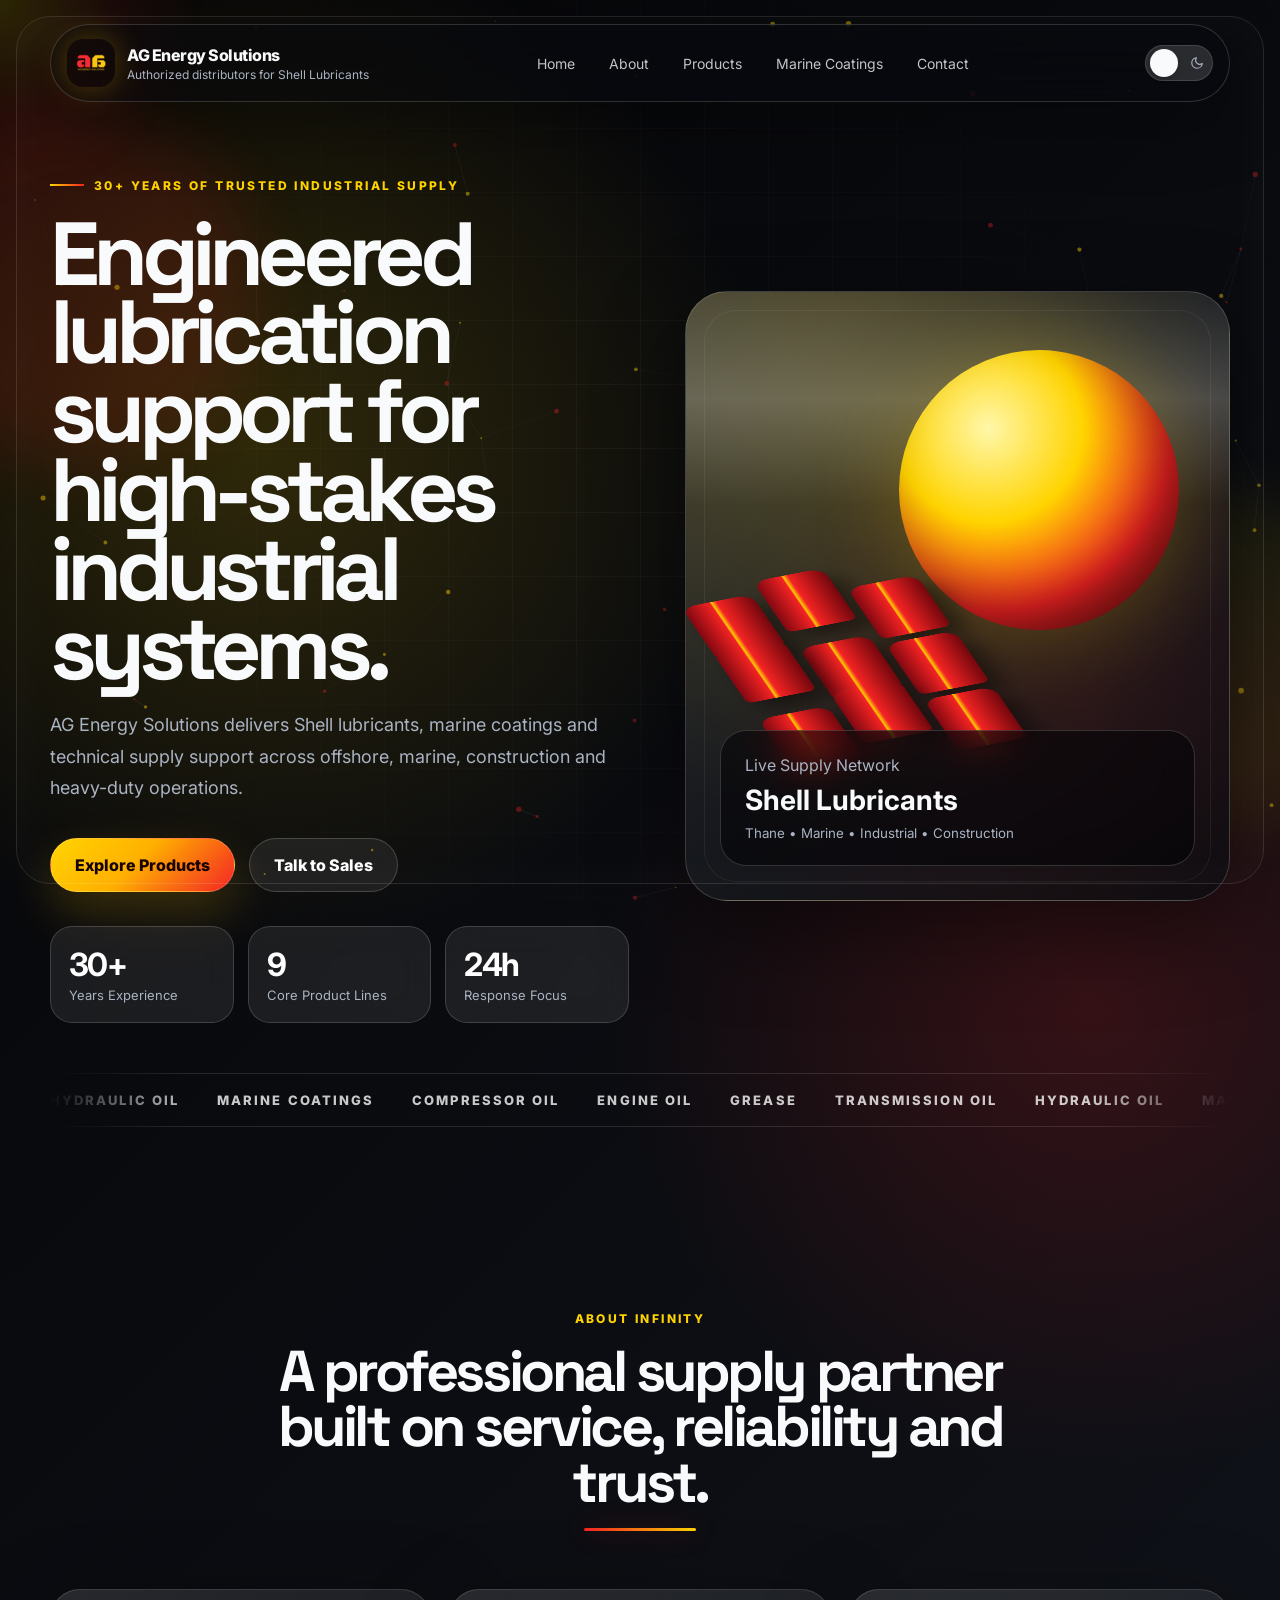
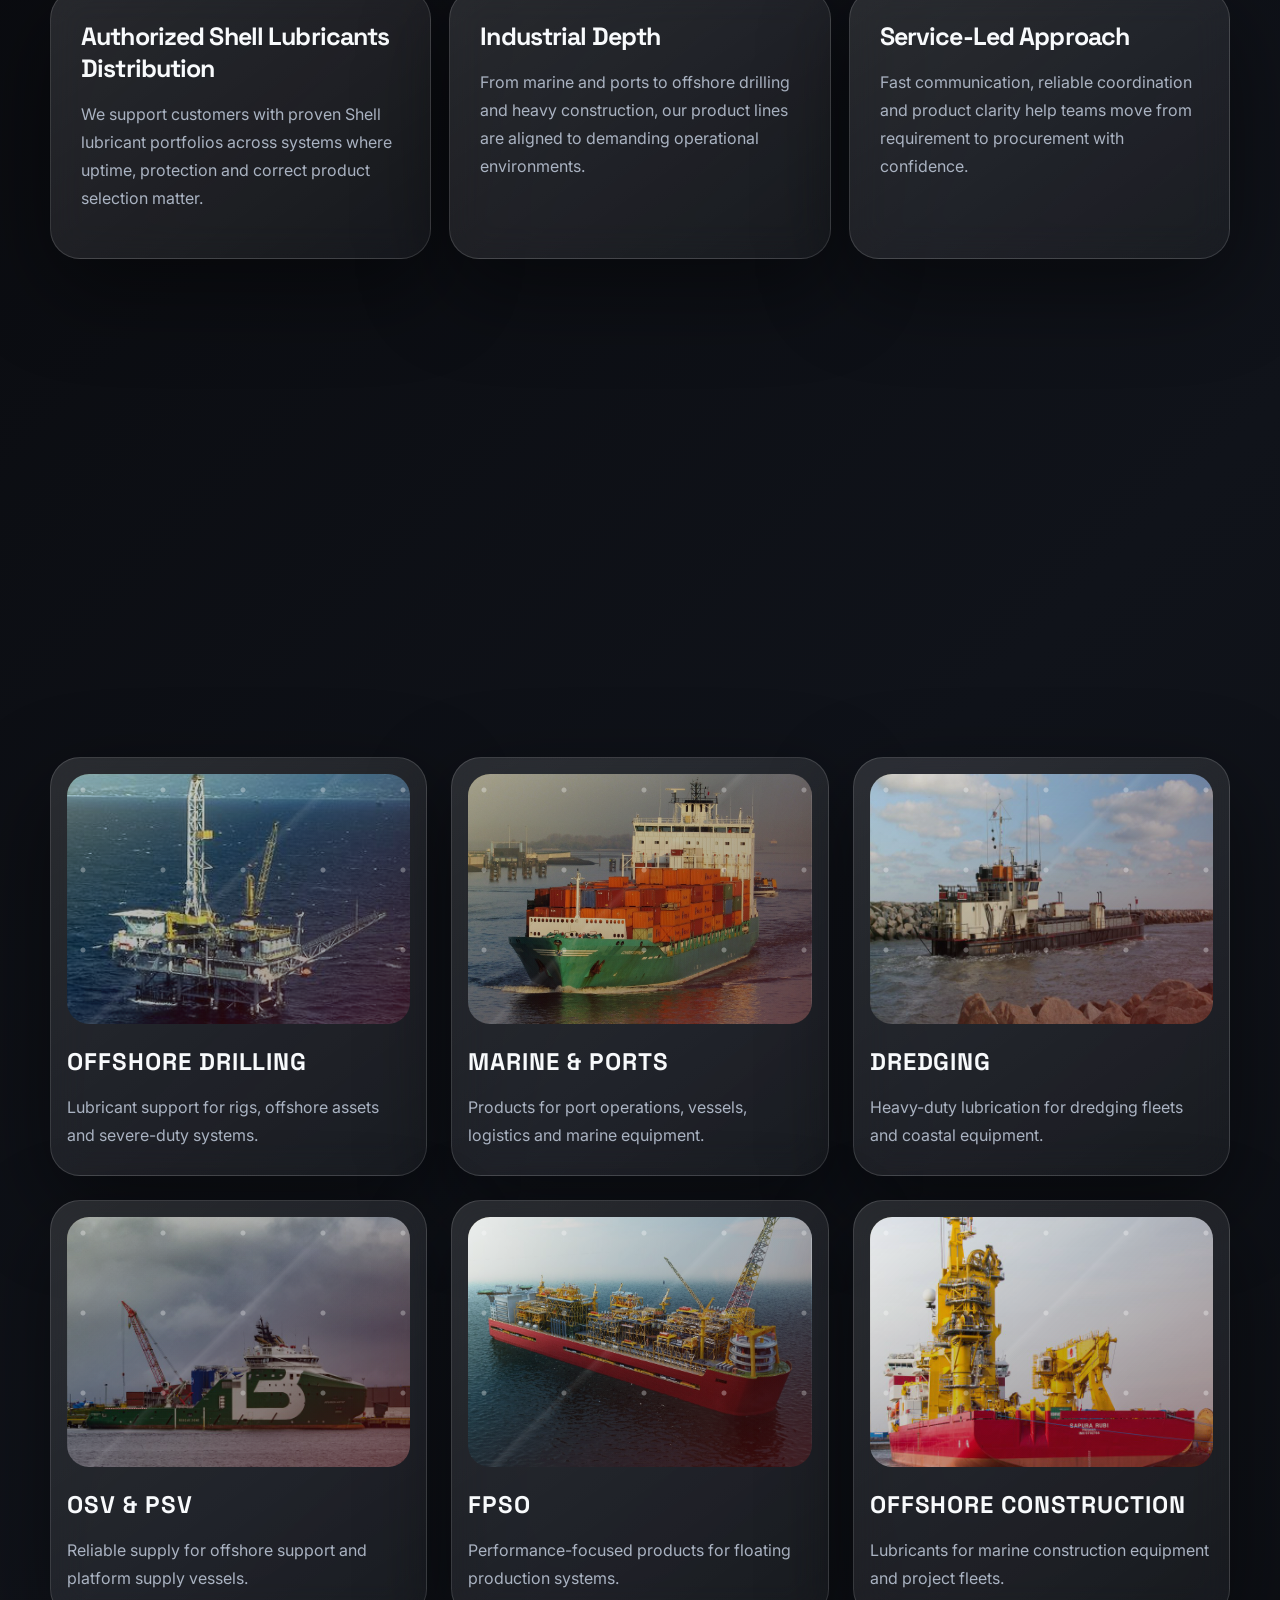
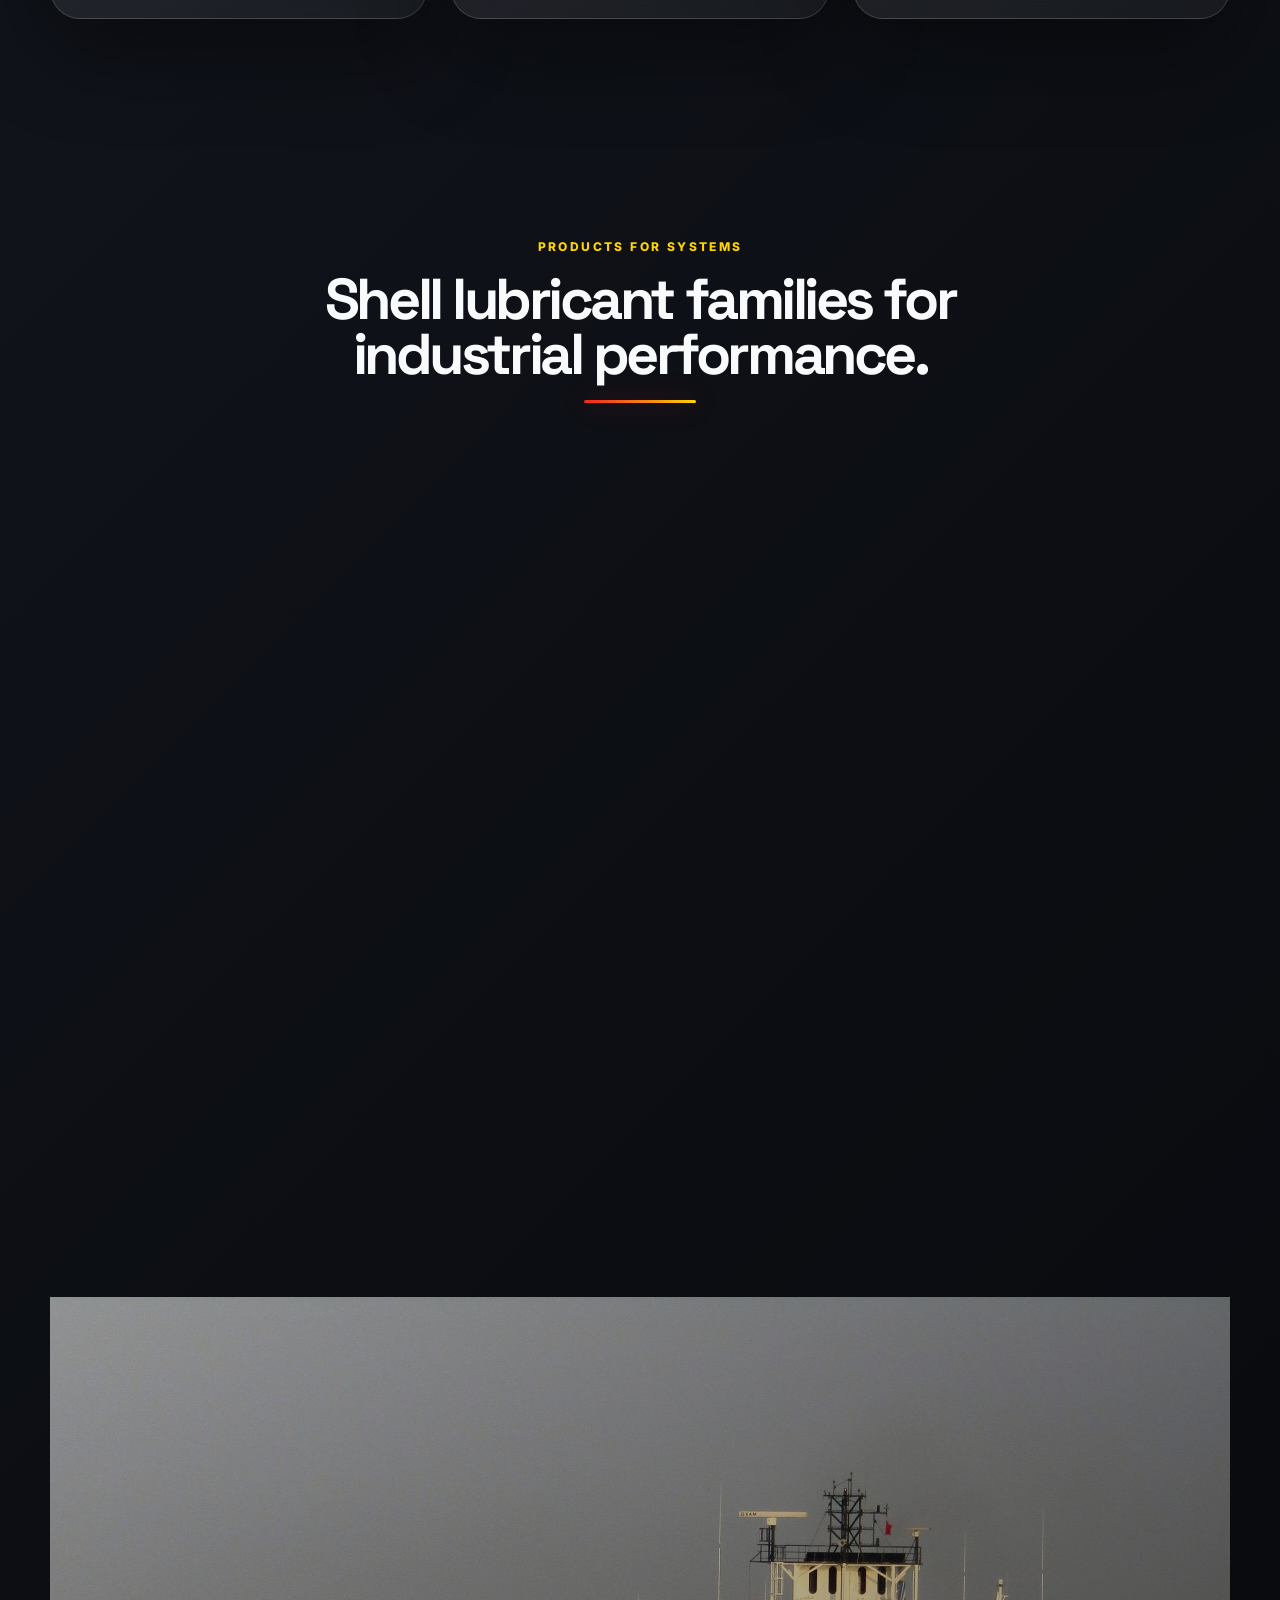
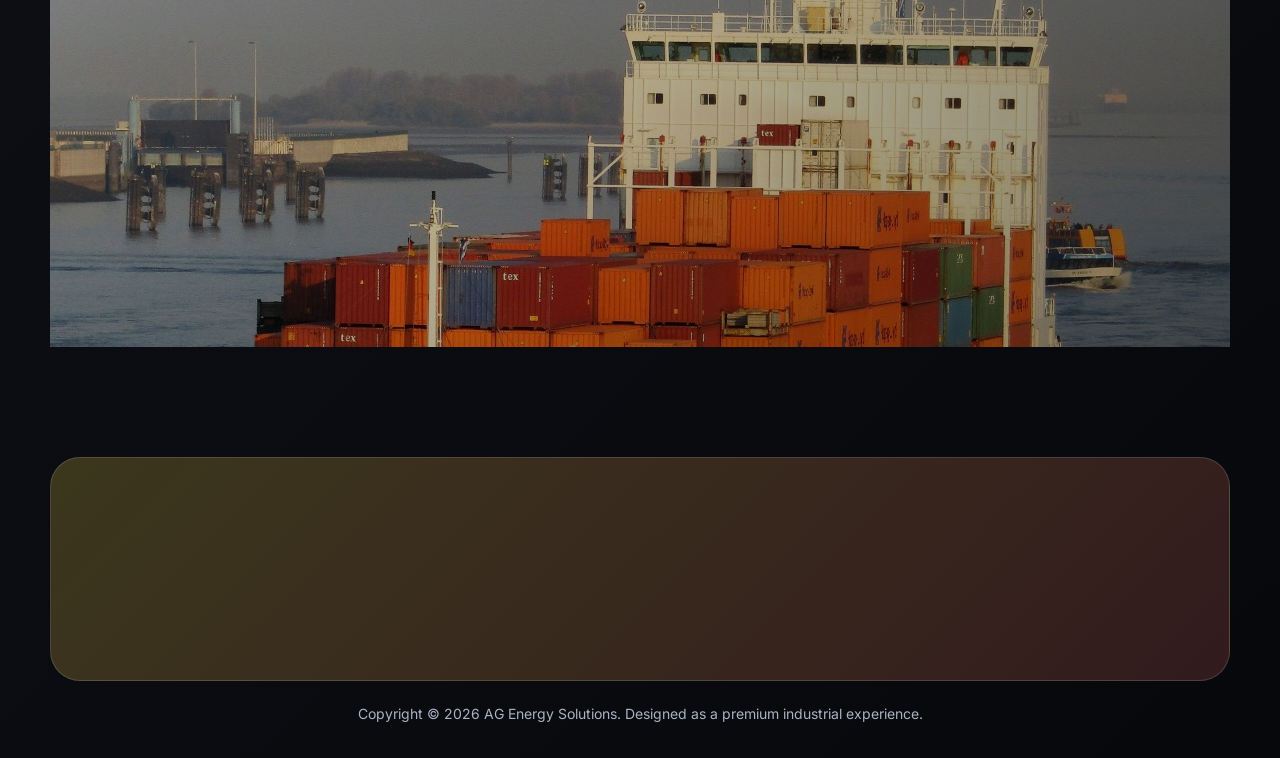
<file: index.html>
<!DOCTYPE html>
<html lang="en">

<head>
  <meta charset="UTF-8" />
  <meta name="viewport" content="width=device-width, initial-scale=1.0" />
  <title>AG Energy Solutions | Authorized Shell Lubricants Distributor</title>
  <meta name="description" content="AG Energy Solutions supplies Shell lubricants and marine coatings for industrial, marine, offshore and construction systems." />
  <link rel="icon" href="assets/logo.png" />
  <link rel="preconnect" href="https://fonts.googleapis.com">
  <link rel="preconnect" href="https://fonts.gstatic.com" crossorigin>
  <link
    href="https://fonts.googleapis.com/css2?family=Inter:wght@400;500;600;700;800;900&family=Space+Grotesk:wght@500;600;700&display=swap"
    rel="stylesheet">
  <link rel="stylesheet" href="global.css?v=1" />
  <link rel="stylesheet" href="home.css?v=1" />
</head>

<body>
  <script>
    if (localStorage.getItem('theme') === 'light') {
      document.body.classList.add('light-theme');
    }
  </script>
  <div class="preloader" aria-hidden="true">
    <div class="loader-orbit"><span></span><span></span><span></span></div>
    <p>Calibrating industrial performance</p>
  </div>

  <canvas id="particle-field" aria-hidden="true"></canvas>
  <div class="cursor-glow" aria-hidden="true"></div>
  <div class="ambient ambient-one" aria-hidden="true"></div>
  <div class="ambient ambient-two" aria-hidden="true"></div>
  <div class="page-frame" aria-hidden="true"></div>

  <header class="site-header" data-reveal>
    <a class="brand" href="#home" aria-label="AG Energy Solutions home">
      <span class="brand-mark"><img src="assets/logo.png" alt="" /></span>
      <span>
        <strong>AG Energy Solutions</strong>
        <small>Authorized distributors for Shell Lubricants</small>
      </span>
    </a>
    <button class="menu-toggle" type="button" aria-expanded="false" aria-controls="main-nav">
      <span></span><span></span><span></span>
    </button>
    <nav id="main-nav" class="main-nav" aria-label="Primary navigation">
      <a href="#home" class="active">Home</a>
      <a href="about.html">About</a>
      <a href="products.html">Products</a>
      <a href="#marine">Marine Coatings</a>
      <a href="contact.html">Contact</a>
    </nav>
    <div class="theme-switch-wrapper">
      <label class="theme-switch" for="checkbox" aria-label="Toggle dark mode">
        <input type="checkbox" id="checkbox" />
        <div class="slider round">
          <svg class="sun" xmlns="http://www.w3.org/2000/svg" width="14" height="14" viewBox="0 0 24 24" fill="none" stroke="currentColor" stroke-width="2" stroke-linecap="round" stroke-linejoin="round"><circle cx="12" cy="12" r="5"></circle><line x1="12" y1="1" x2="12" y2="3"></line><line x1="12" y1="21" x2="12" y2="23"></line><line x1="4.22" y1="4.22" x2="5.64" y2="5.64"></line><line x1="18.36" y1="18.36" x2="19.78" y2="19.78"></line><line x1="1" y1="12" x2="3" y2="12"></line><line x1="21" y1="12" x2="23" y2="12"></line><line x1="4.22" y1="19.78" x2="5.64" y2="18.36"></line><line x1="18.36" y1="5.64" x2="19.78" y2="4.22"></line></svg>
          <svg class="moon" xmlns="http://www.w3.org/2000/svg" width="14" height="14" viewBox="0 0 24 24" fill="none" stroke="currentColor" stroke-width="2" stroke-linecap="round" stroke-linejoin="round"><path d="M21 12.79A9 9 0 1 1 11.21 3 7 7 0 0 0 21 12.79z"></path></svg>
        </div>
      </label>
    </div>
  </header>

  <main id="home">
    <section class="hero section-shell">
      <div class="hero-grid">
        <div class="hero-copy" data-reveal>
          <div class="eyebrow"><span></span> 30+ years of trusted industrial supply</div>
          <h1>Engineered lubrication support for high-stakes industrial systems.</h1>
          <p>AG Energy Solutions delivers Shell lubricants, marine coatings and technical supply support across offshore, marine, construction and heavy-duty operations.</p>
          <div class="hero-actions">
            <a class="btn btn-primary magnetic" href="products.html">Explore Products</a>
            <a class="btn btn-ghost magnetic" href="contact.html">Talk to Sales</a>
          </div>
          <div class="metrics" aria-label="Company highlights">
            <article><strong>30+</strong><span>Years Experience</span></article>
            <article><strong>9</strong><span>Core Product Lines</span></article>
            <article><strong>24h</strong><span>Response Focus</span></article>
          </div>
        </div>
        <div class="hero-visual" data-reveal>
          <div class="holo-card tilt-card">
            <div class="scan-line"></div>
            <div class="industrial-orb"></div>
            <div class="barrel-stack" aria-hidden="true">
              <i></i><i></i><i></i><i></i><i></i><i></i><i></i><i></i><i></i>
            </div>
            <div class="status-panel">
              <span>Live Supply Network</span>
              <strong>Shell Lubricants</strong>
              <small>Thane • Marine • Industrial • Construction</small>
            </div>
          </div>
        </div>
      </div>
      <div class="marquee" aria-hidden="true">
        <div>
          <span>Hydraulic Oil</span><span>Marine Coatings</span><span>Compressor Oil</span><span>Engine
            Oil</span><span>Grease</span><span>Transmission Oil</span>
          <span>Hydraulic Oil</span><span>Marine Coatings</span><span>Compressor Oil</span><span>Engine
            Oil</span><span>Grease</span><span>Transmission Oil</span>
        </div>
      </div>
    </section>

    <section id="about" class="about section-shell">
      <div class="section-heading" data-reveal>
        <span class="kicker">About Infinity</span>
        <h2>A professional supply partner built on service, reliability and trust.</h2>
      </div>
      <div class="about-grid">
        <article class="glass-panel" data-reveal>
          <h3>Authorized Shell Lubricants Distribution</h3>
          <p>We support customers with proven Shell lubricant portfolios across systems where uptime, protection and
            correct product selection matter.</p>
        </article>
        <article class="glass-panel" data-reveal>
          <h3>Industrial Depth</h3>
          <p>From marine and ports to offshore drilling and heavy construction, our product lines are aligned to
            demanding operational environments.</p>
        </article>
        <article class="glass-panel" data-reveal>
          <h3>Service-Led Approach</h3>
          <p>Fast communication, reliable coordination and product clarity help teams move from requirement to
            procurement with confidence.</p>
        </article>
      </div>
    </section>

    <section id="services" class="industries section-shell">
      <div class="section-heading" data-reveal>
        <span class="kicker">Industries We Serve</span>
        <h2>Specialized coverage for demanding operating environments.</h2>
      </div>
      <div class="industry-grid">
        <article class="industry-card tilt-card" data-reveal>
          <div class="industry-art offshore"></div>
          <h3>Offshore Drilling</h3>
          <p>Lubricant support for rigs, offshore assets and severe-duty systems.</p>
        </article>
        <article class="industry-card tilt-card" data-reveal>
          <div class="industry-art marine"></div>
          <h3>Marine & Ports</h3>
          <p>Products for port operations, vessels, logistics and marine equipment.</p>
        </article>
        <article class="industry-card tilt-card" data-reveal>
          <div class="industry-art dredging"></div>
          <h3>Dredging</h3>
          <p>Heavy-duty lubrication for dredging fleets and coastal equipment.</p>
        </article>
        <article class="industry-card tilt-card" data-reveal>
          <div class="industry-art osv"></div>
          <h3>OSV & PSV</h3>
          <p>Reliable supply for offshore support and platform supply vessels.</p>
        </article>
        <article class="industry-card tilt-card" data-reveal>
          <div class="industry-art fpso"></div>
          <h3>FPSO</h3>
          <p>Performance-focused products for floating production systems.</p>
        </article>
        <article class="industry-card tilt-card" data-reveal>
          <div class="industry-art construction"></div>
          <h3>Offshore Construction</h3>
          <p>Lubricants for marine construction equipment and project fleets.</p>
        </article>
      </div>
    </section>

    <section id="products" class="products section-shell">
      <div class="section-heading" data-reveal>
        <span class="kicker">Products For Systems</span>
        <h2>Shell lubricant families for industrial performance.</h2>
      </div>
      <div class="products-layout">
        <div class="mobile-product-picker" data-reveal>
          <label for="product-select">Choose product system</label>
          <div class="select-shell">
            <select id="product-select" aria-label="Choose product system">
              <option value="Engine Oil"
                data-detail="Shell Rimula, Gadinia, Argina, Alexia and Caprinus ranges for demanding engine applications."
                data-image="https://images.unsplash.com/photo-1581092160562-40aa08e78837?auto=format&fit=crop&w=1000&q=80">
                Engine Oil</option>
              <option value="Gear Oil"
                data-detail="Shell Omala gear oils for industrial gearboxes and heavy transmission needs."
                data-image="https://images.unsplash.com/photo-1581093458791-9f3c3900df7b?auto=format&fit=crop&w=1000&q=80">
                Gear Oil</option>
              <option value="Compressor Oil"
                data-detail="Shell Corena compressor oils designed for system cleanliness and dependable operation."
                data-image="https://images.unsplash.com/photo-1581092795360-fd1ca04f0952?auto=format&fit=crop&w=1000&q=80">
                Compressor Oil</option>
              <option value="Hydraulic Oil"
                data-detail="Shell Tellus hydraulic oils for stable protection and smooth system control."
                data-image="https://images.unsplash.com/photo-1513828583688-c52646db42da?auto=format&fit=crop&w=1000&q=80">
                Hydraulic Oil</option>
              <option value="Transmission Oil"
                data-detail="Shell Spirax transmission oils for drivetrain protection in demanding fleets."
                data-image="https://images.unsplash.com/photo-1581092162384-8987c1d64718?auto=format&fit=crop&w=1000&q=80">
                Transmission Oil</option>
              <option value="Grease"
                data-detail="Shell Gadus greases for bearing, chassis and severe-load applications."
                data-image="https://images.unsplash.com/photo-1504917595217-d4dc5ebe6122?auto=format&fit=crop&w=1000&q=80">
                Grease</option>
              <option value="Turbine Oil"
                data-detail="Shell Turbo turbine oils for high-reliability turbines and circulating systems."
                data-image="https://images.unsplash.com/photo-1473341304170-971dccb5ac1e?auto=format&fit=crop&w=1000&q=80">
                Turbine Oil</option>
              <option value="Synthetic Lubricants"
                data-detail="Shell synthetic lubricants engineered for extended performance and premium protection."
                data-image="https://images.unsplash.com/photo-1581092335878-2d9ff86ca2bf?auto=format&fit=crop&w=1000&q=80">
                Synthetic Lubricants</option>
              <option value="Shell Naturelle"
                data-detail="Environmentally considerate lubricant options for sensitive applications."
                data-image="https://images.unsplash.com/photo-1500530855697-b586d89ba3ee?auto=format&fit=crop&w=1000&q=80">
                Shell Naturelle</option>
            </select>
          </div>
        </div>
        <div class="product-list" data-reveal>
          <button class="product-row active" data-product="Engine Oil"
            data-detail="Shell Rimula, Gadinia, Argina, Alexia and Caprinus ranges for demanding engine applications."
            data-image="https://images.unsplash.com/photo-1581092160562-40aa08e78837?auto=format&fit=crop&w=1000&q=80">Engine
            Oil <span>Shell Rimula • Gadinia • Argina • Alexia • Caprinus</span></button>
          <button class="product-row" data-product="Gear Oil"
            data-detail="Shell Omala gear oils for industrial gearboxes and heavy transmission needs."
            data-image="https://images.unsplash.com/photo-1581093458791-9f3c3900df7b?auto=format&fit=crop&w=1000&q=80">Gear
            Oil <span>Shell Omala</span></button>
          <button class="product-row" data-product="Compressor Oil"
            data-detail="Shell Corena compressor oils designed for system cleanliness and dependable operation."
            data-image="https://images.unsplash.com/photo-1581092795360-fd1ca04f0952?auto=format&fit=crop&w=1000&q=80">Compressor
            Oil <span>Shell Corena</span></button>
          <button class="product-row" data-product="Hydraulic Oil"
            data-detail="Shell Tellus hydraulic oils for stable protection and smooth system control."
            data-image="https://images.unsplash.com/photo-1513828583688-c52646db42da?auto=format&fit=crop&w=1000&q=80">Hydraulic
            Oil <span>Shell Tellus</span></button>
          <button class="product-row" data-product="Transmission Oil"
            data-detail="Shell Spirax transmission oils for drivetrain protection in demanding fleets."
            data-image="https://images.unsplash.com/photo-1581092162384-8987c1d64718?auto=format&fit=crop&w=1000&q=80">Transmission
            Oil <span>Shell Spirax</span></button>
          <button class="product-row" data-product="Grease"
            data-detail="Shell Gadus greases for bearing, chassis and severe-load applications."
            data-image="https://images.unsplash.com/photo-1504917595217-d4dc5ebe6122?auto=format&fit=crop&w=1000&q=80">Grease
            <span>Shell Gadus</span></button>
          <button class="product-row" data-product="Turbine Oil"
            data-detail="Shell Turbo turbine oils for high-reliability turbines and circulating systems."
            data-image="https://images.unsplash.com/photo-1473341304170-971dccb5ac1e?auto=format&fit=crop&w=1000&q=80">Turbine
            Oil <span>Shell Turbo</span></button>
          <button class="product-row" data-product="Synthetic Lubricants"
            data-detail="Shell synthetic lubricants engineered for extended performance and premium protection."
            data-image="https://images.unsplash.com/photo-1581092335878-2d9ff86ca2bf?auto=format&fit=crop&w=1000&q=80">Shell
            Synthetic Lubricants <span>Premium performance</span></button>
          <button class="product-row" data-product="Shell Naturelle"
            data-detail="Environmentally considerate lubricant options for sensitive applications."
            data-image="https://images.unsplash.com/photo-1500530855697-b586d89ba3ee?auto=format&fit=crop&w=1000&q=80">Shell
            Naturelle <span>Environmentally considerate options</span></button>
        </div>
        <aside class="product-orbit tilt-card" data-reveal>
          <div class="orbit-rings" aria-hidden="true"><span></span><span></span><span></span></div>
          <p>Selected System</p>
          <h3 id="product-title">Engine Oil</h3>
          <p id="product-detail">Shell Rimula, Gadinia, Argina, Alexia and Caprinus ranges for demanding engine
            applications.</p>
          <a class="btn btn-primary magnetic" href="contact.html">Request Product List</a>
        </aside>
      </div>
      <div class="section-cta" data-reveal>
        <a class="btn btn-primary magnetic" href="products.html">View All Products</a>
      </div>
    </section>

    <section id="marine" class="marine section-shell">
      <div class="marine-card" data-reveal>
        <span class="kicker">Marine Coatings</span>
        <h2>Protection for vessels, ports and marine infrastructure.</h2>
        <p>Premium coating and lubricant support for maritime environments where corrosion resistance, uptime and
          operational confidence are essential.</p>
      </div>
    </section>
  </main>

  <footer id="contact" class="site-footer section-shell">
    <div class="footer-grid">
      <div data-reveal>
        <span class="brand footer-brand"><span class="brand-mark"><img src="assets/logo.png" alt="" /></span><strong>AG Energy Solutions</strong></span>
        <p>133/165 P, Dhakna Purwa, Rattu Purwa, Transport Nagar, Cooperganj, Kanpur, Uttar Pradesh 208023</p>
      </div>
      <div data-reveal>
        <h3>Contact</h3>
        <a href="tel:6390600006">63906 00006</a>, <a href="tel:8726000003">87260 00003</a>
        <a href="mailto:sales@agenergys.in">sales@agenergys.in</a>
      </div>
      <div data-reveal>
        <h3>Quick Access</h3>
        <a href="products.html">Product List</a>
        <a href="#services">Industries</a>
        <a href="#marine">Marine Coatings</a>
      </div>
    </div>
    <div class="footer-bottom">Copyright © 2026 AG Energy Solutions. Designed as a premium industrial experience.</div>
  </footer>

  <script src="script.js?v=7"></script>
</body>

</html>
</file>
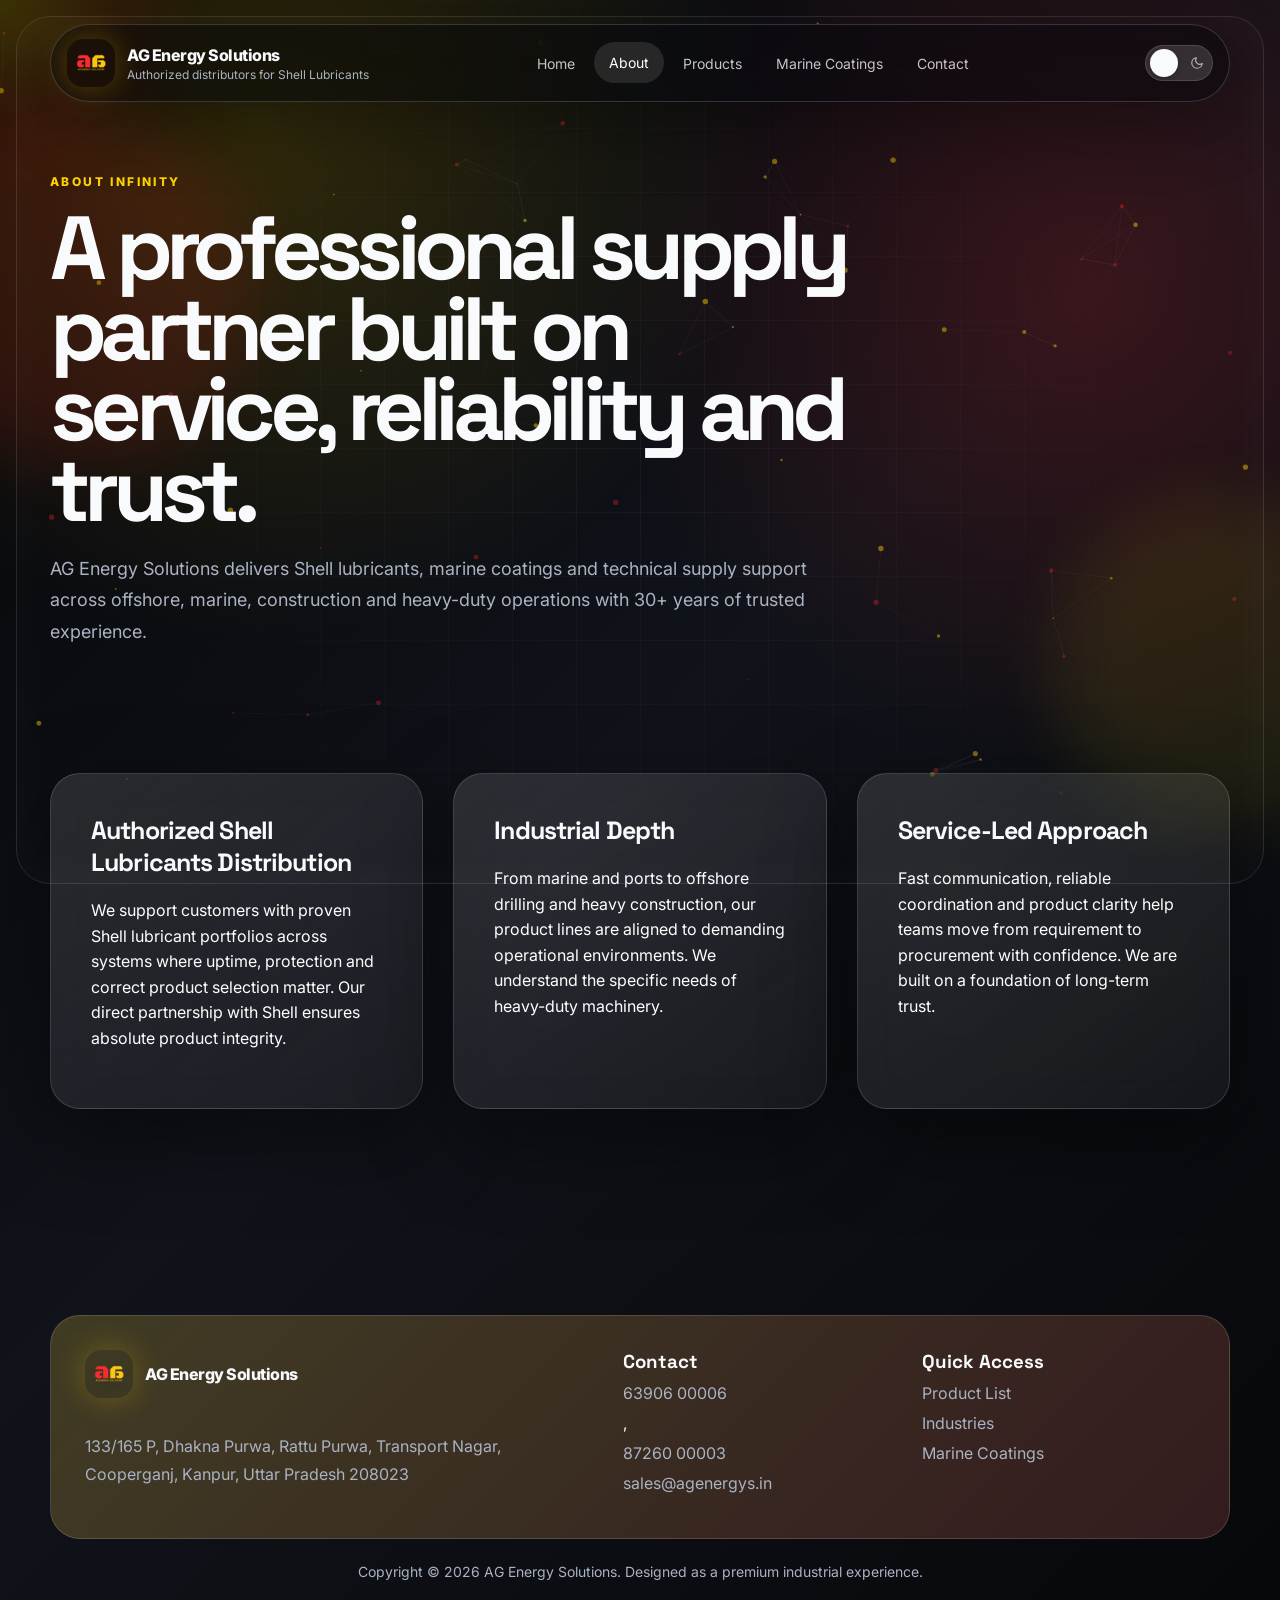
<file: about.html>
<!DOCTYPE html>
<html lang="en">
<head>
  <meta charset="UTF-8" />
  <meta name="viewport" content="width=device-width, initial-scale=1.0" />
  <title>About Us | AG Energy Solutions</title>
  <meta name="description" content="Learn more about AG Energy Solutions, authorized distributors for Shell Lubricants." />
  <link rel="icon" href="assets/logo.png" />
  <link rel="preconnect" href="https://fonts.googleapis.com">
  <link rel="preconnect" href="https://fonts.gstatic.com" crossorigin>
  <link href="https://fonts.googleapis.com/css2?family=Inter:wght@400;500;600;700;800;900&family=Space+Grotesk:wght@500;600;700&display=swap" rel="stylesheet">
  <link rel="stylesheet" href="global.css?v=1" />
  <link rel="stylesheet" href="about.css?v=1" />
</head>
<body class="about-page">
  <script>
    if (localStorage.getItem('theme') === 'light') {
      document.body.classList.add('light-theme');
    }
  </script>
  <div class="preloader" aria-hidden="true">
    <div class="loader-orbit"><span></span><span></span><span></span></div>
    <p>Loading product systems</p>
  </div>

  <canvas id="particle-field" aria-hidden="true"></canvas>
  <div class="cursor-glow" aria-hidden="true"></div>
  <div class="ambient ambient-one" aria-hidden="true"></div>
  <div class="ambient ambient-two" aria-hidden="true"></div>
  <div class="page-frame" aria-hidden="true"></div>

  <header class="site-header" data-reveal>
    <a class="brand" href="index.html" aria-label="AG Energy Solutions home">
      <span class="brand-mark"><img src="assets/logo.png" alt="" /></span>
      <span>
        <strong>AG Energy Solutions</strong>
        <small>Authorized distributors for Shell Lubricants</small>
      </span>
    </a>
    <button class="menu-toggle" type="button" aria-expanded="false" aria-controls="main-nav">
      <span></span><span></span><span></span>
    </button>
    <nav id="main-nav" class="main-nav" aria-label="Primary navigation">
      <a href="index.html">Home</a>
      <a href="about.html" class="active">About</a>
      <a href="products.html" >Products</a>
      <a href="index.html#marine">Marine Coatings</a>
      <a href="contact.html">Contact</a>
    </nav>
    <div class="theme-switch-wrapper">
      <label class="theme-switch" for="checkbox" aria-label="Toggle dark mode">
        <input type="checkbox" id="checkbox" />
        <div class="slider round">
          <svg class="sun" xmlns="http://www.w3.org/2000/svg" width="14" height="14" viewBox="0 0 24 24" fill="none" stroke="currentColor" stroke-width="2" stroke-linecap="round" stroke-linejoin="round"><circle cx="12" cy="12" r="5"></circle><line x1="12" y1="1" x2="12" y2="3"></line><line x1="12" y1="21" x2="12" y2="23"></line><line x1="4.22" y1="4.22" x2="5.64" y2="5.64"></line><line x1="18.36" y1="18.36" x2="19.78" y2="19.78"></line><line x1="1" y1="12" x2="3" y2="12"></line><line x1="21" y1="12" x2="23" y2="12"></line><line x1="4.22" y1="19.78" x2="5.64" y2="18.36"></line><line x1="18.36" y1="5.64" x2="19.78" y2="4.22"></line></svg>
          <svg class="moon" xmlns="http://www.w3.org/2000/svg" width="14" height="14" viewBox="0 0 24 24" fill="none" stroke="currentColor" stroke-width="2" stroke-linecap="round" stroke-linejoin="round"><path d="M21 12.79A9 9 0 1 1 11.21 3 7 7 0 0 0 21 12.79z"></path></svg>
        </div>
      </label>
    </div>
  </header>

  
  <main>
    <section class="catalog-hero section-shell">
      <div class="catalog-hero-copy" data-reveal>
        <span class="kicker">About Infinity</span>
        <h1>A professional supply partner built on service, reliability and trust.</h1>
        <p>AG Energy Solutions delivers Shell lubricants, marine coatings and technical supply support across offshore, marine, construction and heavy-duty operations with 30+ years of trusted experience.</p>
      </div>
    </section>

    <section class="about-details section-shell" style="padding-top: 2rem; padding-bottom: 6rem;">
      <div class="about-grid" style="display: grid; grid-template-columns: repeat(auto-fit, minmax(300px, 1fr)); gap: 30px;">
        <article class="glass-panel" data-reveal style="padding: 40px; text-align: left;">
          <h3 style="margin-bottom: 20px;">Authorized Shell Lubricants Distribution</h3>
          <p style="color: var(--text-highlight); line-height: 1.6;">We support customers with proven Shell lubricant portfolios across systems where uptime, protection and correct product selection matter. Our direct partnership with Shell ensures absolute product integrity.</p>
        </article>
        <article class="glass-panel" data-reveal style="padding: 40px; text-align: left;">
          <h3 style="margin-bottom: 20px;">Industrial Depth</h3>
          <p style="color: var(--text-highlight); line-height: 1.6;">From marine and ports to offshore drilling and heavy construction, our product lines are aligned to demanding operational environments. We understand the specific needs of heavy-duty machinery.</p>
        </article>
        <article class="glass-panel" data-reveal style="padding: 40px; text-align: left;">
          <h3 style="margin-bottom: 20px;">Service-Led Approach</h3>
          <p style="color: var(--text-highlight); line-height: 1.6;">Fast communication, reliable coordination and product clarity help teams move from requirement to procurement with confidence. We are built on a foundation of long-term trust.</p>
        </article>
      </div>
    </section>
  </main>

  <footer class="site-footer section-shell">
    <div class="footer-grid">
      <div data-reveal>
        <span class="brand footer-brand"><span class="brand-mark"><img src="assets/logo.png" alt="" /></span><strong>AG Energy Solutions</strong></span>
        <p>133/165 P, Dhakna Purwa, Rattu Purwa, Transport Nagar, Cooperganj, Kanpur, Uttar Pradesh 208023</p>
      </div>
      <div data-reveal>
        <h3>Contact</h3>
        <a href="tel:6390600006">63906 00006</a>, <a href="tel:8726000003">87260 00003</a>
        <a href="mailto:sales@agenergys.in">sales@agenergys.in</a>
      </div>
      <div data-reveal>
        <h3>Quick Access</h3>
        <a href="products.html">Product List</a>
        <a href="index.html#services">Industries</a>
        <a href="index.html#marine">Marine Coatings</a>
      </div>
    </div>
    <div class="footer-bottom">Copyright © 2026 AG Energy Solutions. Designed as a premium industrial experience.</div>
  </footer>


  <script src="script.js?v=7"></script>
  <script src="product-catalog.js?v=5"></script>
</body>
</html>
</file>
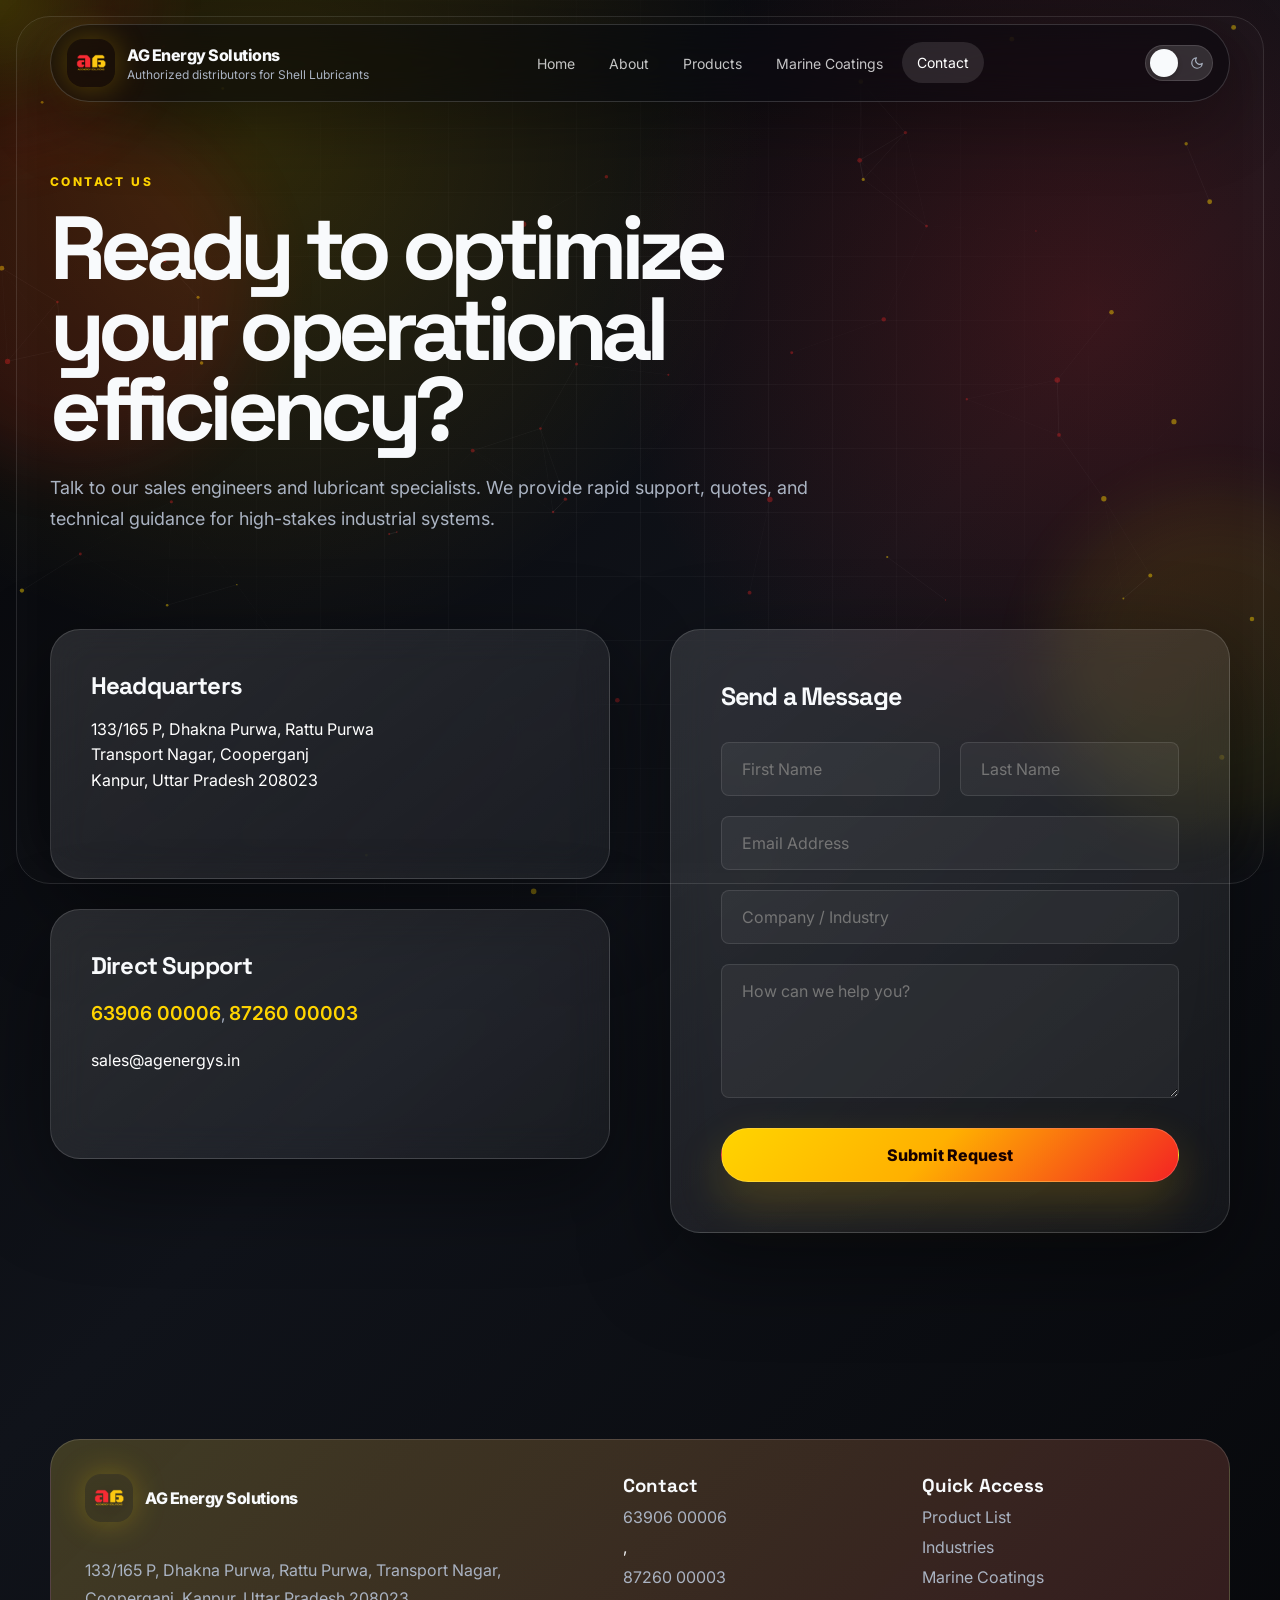
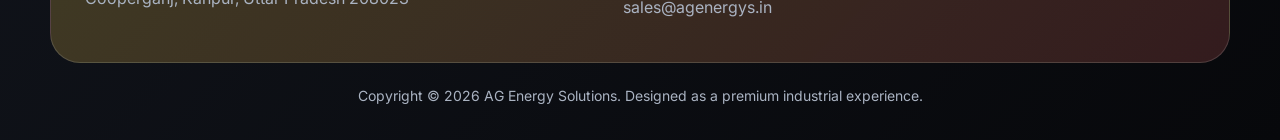
<file: contact.html>
<!DOCTYPE html>
<html lang="en">
<head>
  <meta charset="UTF-8" />
  <meta name="viewport" content="width=device-width, initial-scale=1.0" />
  <title>Contact Us | AG Energy Solutions</title>
  <meta name="description" content="Contact AG Energy Solutions for premium industrial lubricants and coatings." />
  <link rel="icon" href="assets/logo.png" />
  <link rel="preconnect" href="https://fonts.googleapis.com">
  <link rel="preconnect" href="https://fonts.gstatic.com" crossorigin>
  <link href="https://fonts.googleapis.com/css2?family=Inter:wght@400;500;600;700;800;900&family=Space+Grotesk:wght@500;600;700&display=swap" rel="stylesheet">
  <link rel="stylesheet" href="global.css?v=1" />
  <link rel="stylesheet" href="contact.css?v=1" />
</head>
<body class="contact-page">
  <script>
    if (localStorage.getItem('theme') === 'light') {
      document.body.classList.add('light-theme');
    }
  </script>
  <div class="preloader" aria-hidden="true">
    <div class="loader-orbit"><span></span><span></span><span></span></div>
    <p>Loading product systems</p>
  </div>

  <canvas id="particle-field" aria-hidden="true"></canvas>
  <div class="cursor-glow" aria-hidden="true"></div>
  <div class="ambient ambient-one" aria-hidden="true"></div>
  <div class="ambient ambient-two" aria-hidden="true"></div>
  <div class="page-frame" aria-hidden="true"></div>

  <header class="site-header" data-reveal>
    <a class="brand" href="index.html" aria-label="AG Energy Solutions home">
      <span class="brand-mark"><img src="assets/logo.png" alt="" /></span>
      <span>
        <strong>AG Energy Solutions</strong>
        <small>Authorized distributors for Shell Lubricants</small>
      </span>
    </a>
    <button class="menu-toggle" type="button" aria-expanded="false" aria-controls="main-nav">
      <span></span><span></span><span></span>
    </button>
    <nav id="main-nav" class="main-nav" aria-label="Primary navigation">
      <a href="index.html">Home</a>
      <a href="about.html">About</a>
      <a href="products.html" >Products</a>
      <a href="index.html#marine">Marine Coatings</a>
      <a href="contact.html" class="active">Contact</a>
    </nav>
    <div class="theme-switch-wrapper">
      <label class="theme-switch" for="checkbox" aria-label="Toggle dark mode">
        <input type="checkbox" id="checkbox" />
        <div class="slider round">
          <svg class="sun" xmlns="http://www.w3.org/2000/svg" width="14" height="14" viewBox="0 0 24 24" fill="none" stroke="currentColor" stroke-width="2" stroke-linecap="round" stroke-linejoin="round"><circle cx="12" cy="12" r="5"></circle><line x1="12" y1="1" x2="12" y2="3"></line><line x1="12" y1="21" x2="12" y2="23"></line><line x1="4.22" y1="4.22" x2="5.64" y2="5.64"></line><line x1="18.36" y1="18.36" x2="19.78" y2="19.78"></line><line x1="1" y1="12" x2="3" y2="12"></line><line x1="21" y1="12" x2="23" y2="12"></line><line x1="4.22" y1="19.78" x2="5.64" y2="18.36"></line><line x1="18.36" y1="5.64" x2="19.78" y2="4.22"></line></svg>
          <svg class="moon" xmlns="http://www.w3.org/2000/svg" width="14" height="14" viewBox="0 0 24 24" fill="none" stroke="currentColor" stroke-width="2" stroke-linecap="round" stroke-linejoin="round"><path d="M21 12.79A9 9 0 1 1 11.21 3 7 7 0 0 0 21 12.79z"></path></svg>
        </div>
      </label>
    </div>
  </header>

  
  <main>
    <section class="catalog-hero section-shell">
      <div class="catalog-hero-copy" data-reveal>
        <span class="kicker">Contact Us</span>
        <h1>Ready to optimize your operational efficiency?</h1>
        <p>Talk to our sales engineers and lubricant specialists. We provide rapid support, quotes, and technical guidance for high-stakes industrial systems.</p>
      </div>
    </section>

    <section class="contact-section section-shell" style="padding-bottom: 6rem;">
      <div class="contact-grid" style="display: grid; grid-template-columns: 1fr 1fr; gap: 60px; align-items: start;">
        
        <div class="contact-info" data-reveal>
          <article class="glass-panel" style="padding: 40px; margin-bottom: 30px;">
            <h3 style="margin-bottom: 10px; font-size: 24px;">Headquarters</h3>
            <p style="color: var(--text-highlight); line-height: 1.6; margin-bottom: 0;">133/165 P, Dhakna Purwa, Rattu Purwa<br>Transport Nagar, Cooperganj<br>Kanpur, Uttar Pradesh 208023</p>
          </article>
          
          <article class="glass-panel" style="padding: 40px;">
            <h3 style="margin-bottom: 10px; font-size: 24px;">Direct Support</h3>
            <p style="margin-bottom: 15px;"><a href="tel:6390600006" style="color: var(--yellow); font-weight: 600; font-size: 1.2rem; text-decoration: none;">63906 00006</a>, <a href="tel:8726000003" style="color: var(--yellow); font-weight: 600; font-size: 1.2rem; text-decoration: none;">87260 00003</a></p>
            <p><a href="mailto:sales@agenergys.in" style="color: var(--text-highlight); text-decoration: none;">sales@agenergys.in</a></p>
          </article>
        </div>

        <div class="contact-form-wrapper glass-panel" data-reveal style="padding: 50px;">
          <h3 style="margin-bottom: 30px;">Send a Message</h3>
          <form class="contact-form" style="display: grid; gap: 20px;">
            <div style="display: grid; grid-template-columns: 1fr 1fr; gap: 20px;">
              <input type="text" placeholder="First Name" style="width: 100%; padding: 16px 20px; background: rgba(255,255,255,0.05); border: 1px solid rgba(255,255,255,0.1); border-radius: 8px; color: #fff; font-family: inherit; font-size: 16px;" required>
              <input type="text" placeholder="Last Name" style="width: 100%; padding: 16px 20px; background: rgba(255,255,255,0.05); border: 1px solid rgba(255,255,255,0.1); border-radius: 8px; color: #fff; font-family: inherit; font-size: 16px;" required>
            </div>
            <input type="email" placeholder="Email Address" style="width: 100%; padding: 16px 20px; background: rgba(255,255,255,0.05); border: 1px solid rgba(255,255,255,0.1); border-radius: 8px; color: #fff; font-family: inherit; font-size: 16px;" required>
            <input type="text" placeholder="Company / Industry" style="width: 100%; padding: 16px 20px; background: rgba(255,255,255,0.05); border: 1px solid rgba(255,255,255,0.1); border-radius: 8px; color: #fff; font-family: inherit; font-size: 16px;">
            <textarea placeholder="How can we help you?" rows="5" style="width: 100%; padding: 16px 20px; background: rgba(255,255,255,0.05); border: 1px solid rgba(255,255,255,0.1); border-radius: 8px; color: #fff; font-family: inherit; font-size: 16px; resize: vertical;" required></textarea>
            <button type="submit" class="btn btn-primary" style="width: 100%; margin-top: 10px;">Submit Request</button>
          </form>
        </div>

      </div>
    </section>
  </main>

  <footer class="site-footer section-shell">
    <div class="footer-grid">
      <div data-reveal>
        <span class="brand footer-brand"><span class="brand-mark"><img src="assets/logo.png" alt="" /></span><strong>AG Energy Solutions</strong></span>
        <p>133/165 P, Dhakna Purwa, Rattu Purwa, Transport Nagar, Cooperganj, Kanpur, Uttar Pradesh 208023</p>
      </div>
      <div data-reveal>
        <h3>Contact</h3>
        <a href="tel:6390600006">63906 00006</a>, <a href="tel:8726000003">87260 00003</a>
        <a href="mailto:sales@agenergys.in">sales@agenergys.in</a>
      </div>
      <div data-reveal>
        <h3>Quick Access</h3>
        <a href="products.html">Product List</a>
        <a href="index.html#services">Industries</a>
        <a href="index.html#marine">Marine Coatings</a>
      </div>
    </div>
    <div class="footer-bottom">Copyright © 2026 AG Energy Solutions. Designed as a premium industrial experience.</div>
  </footer>


  <script src="script.js?v=7"></script>
  <script src="product-catalog.js?v=5"></script>
</body>
</html>
</file>
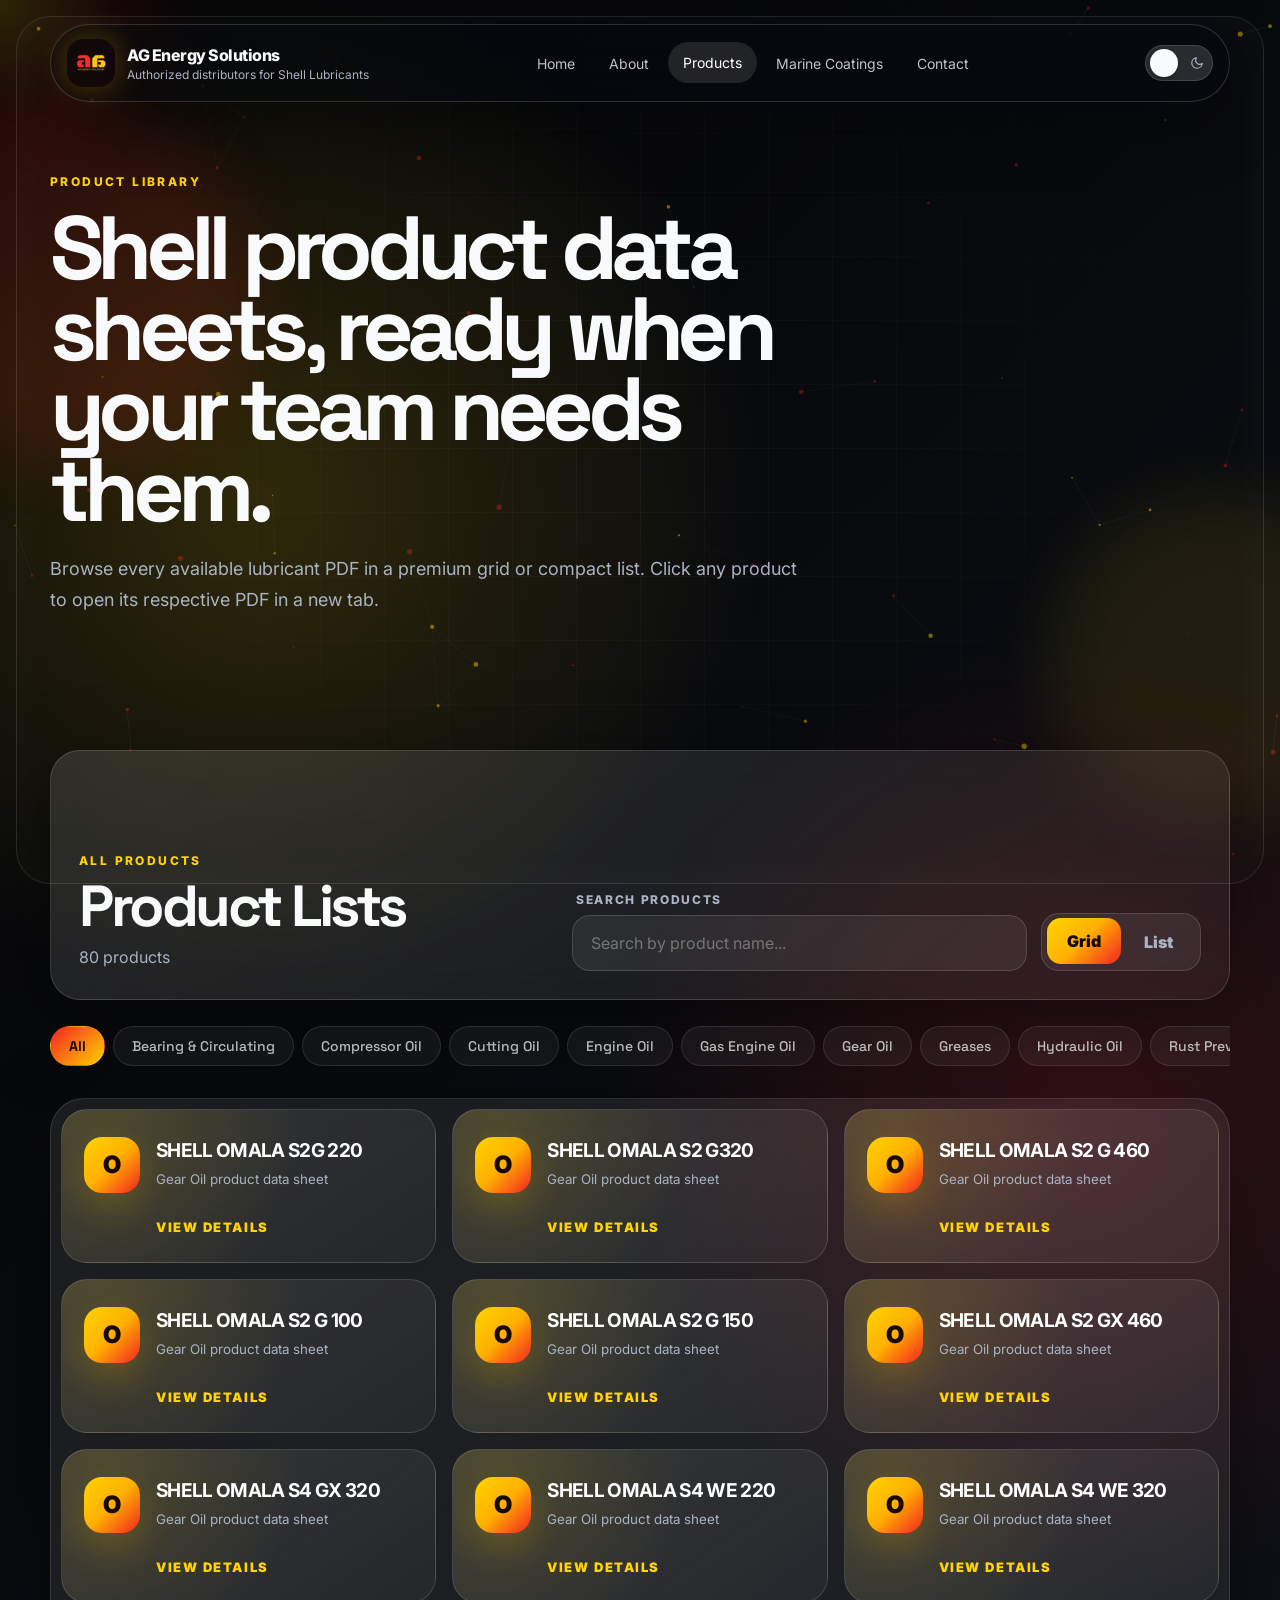
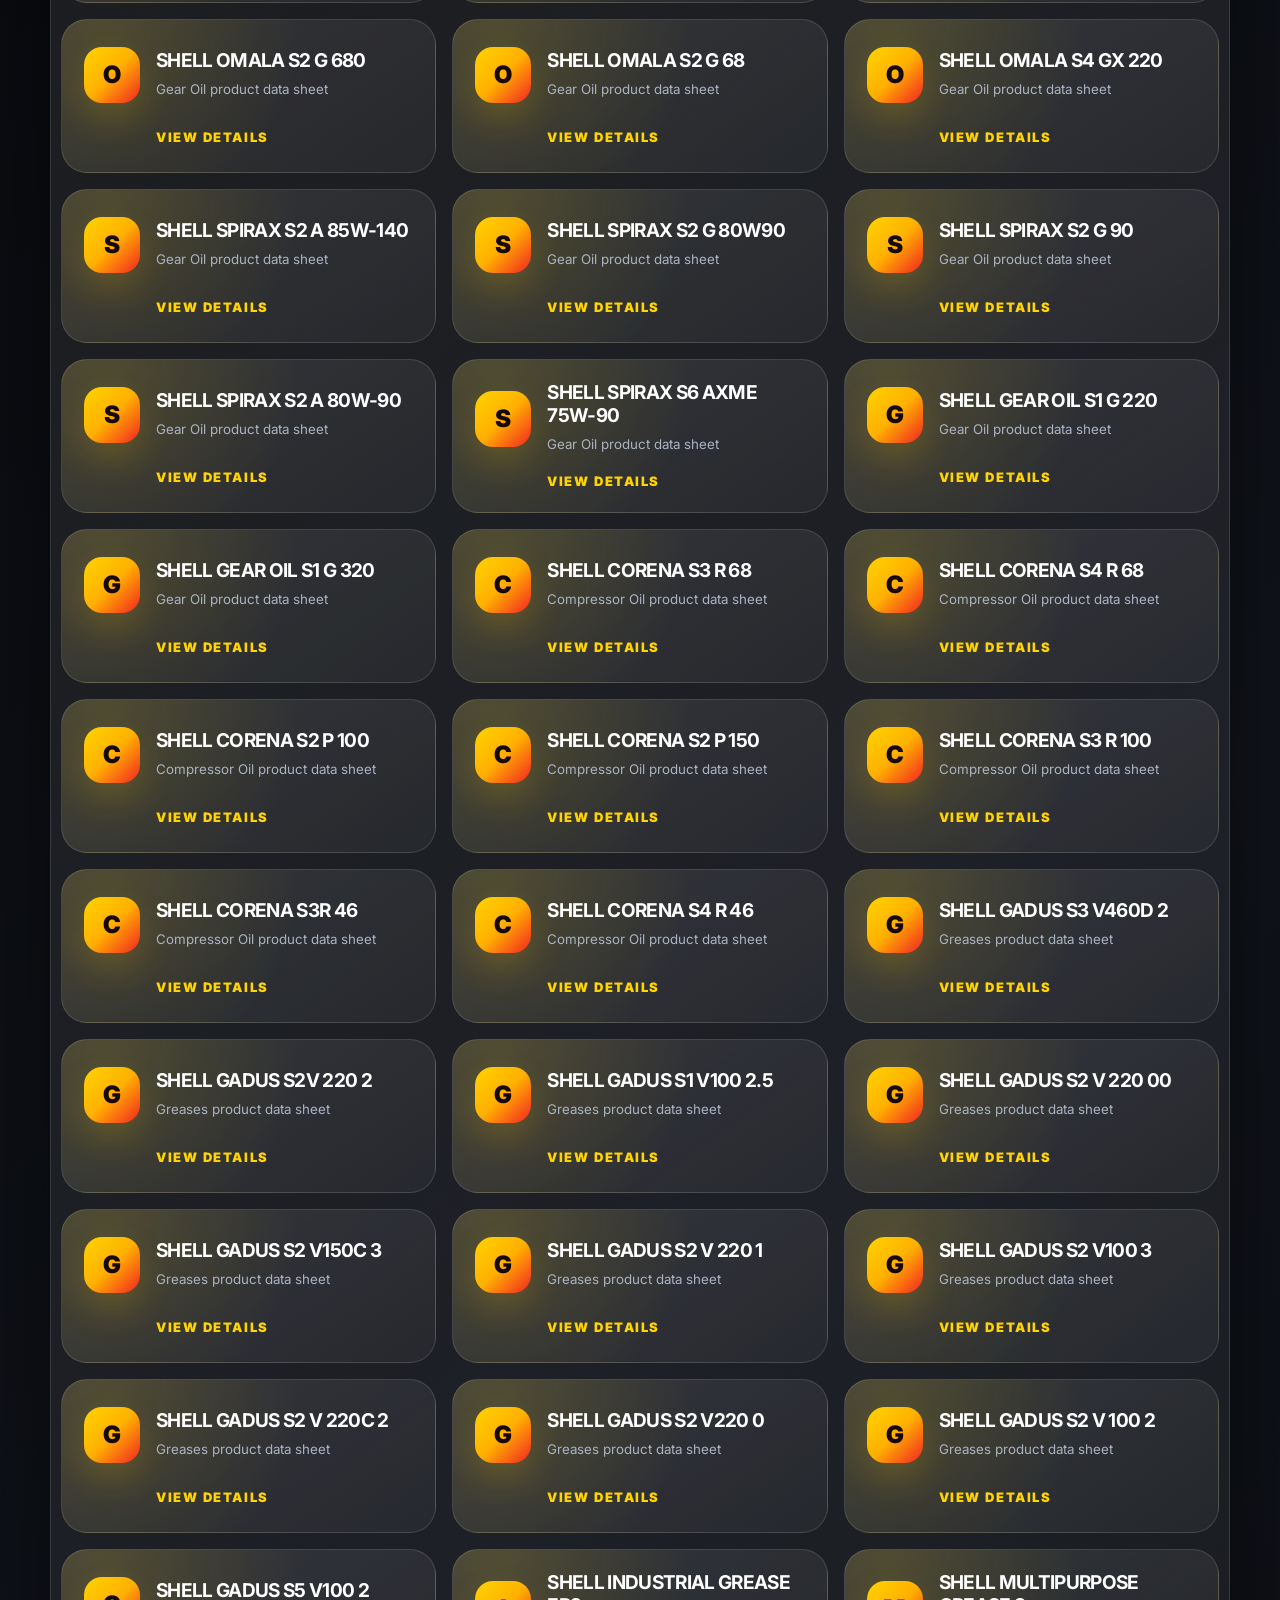
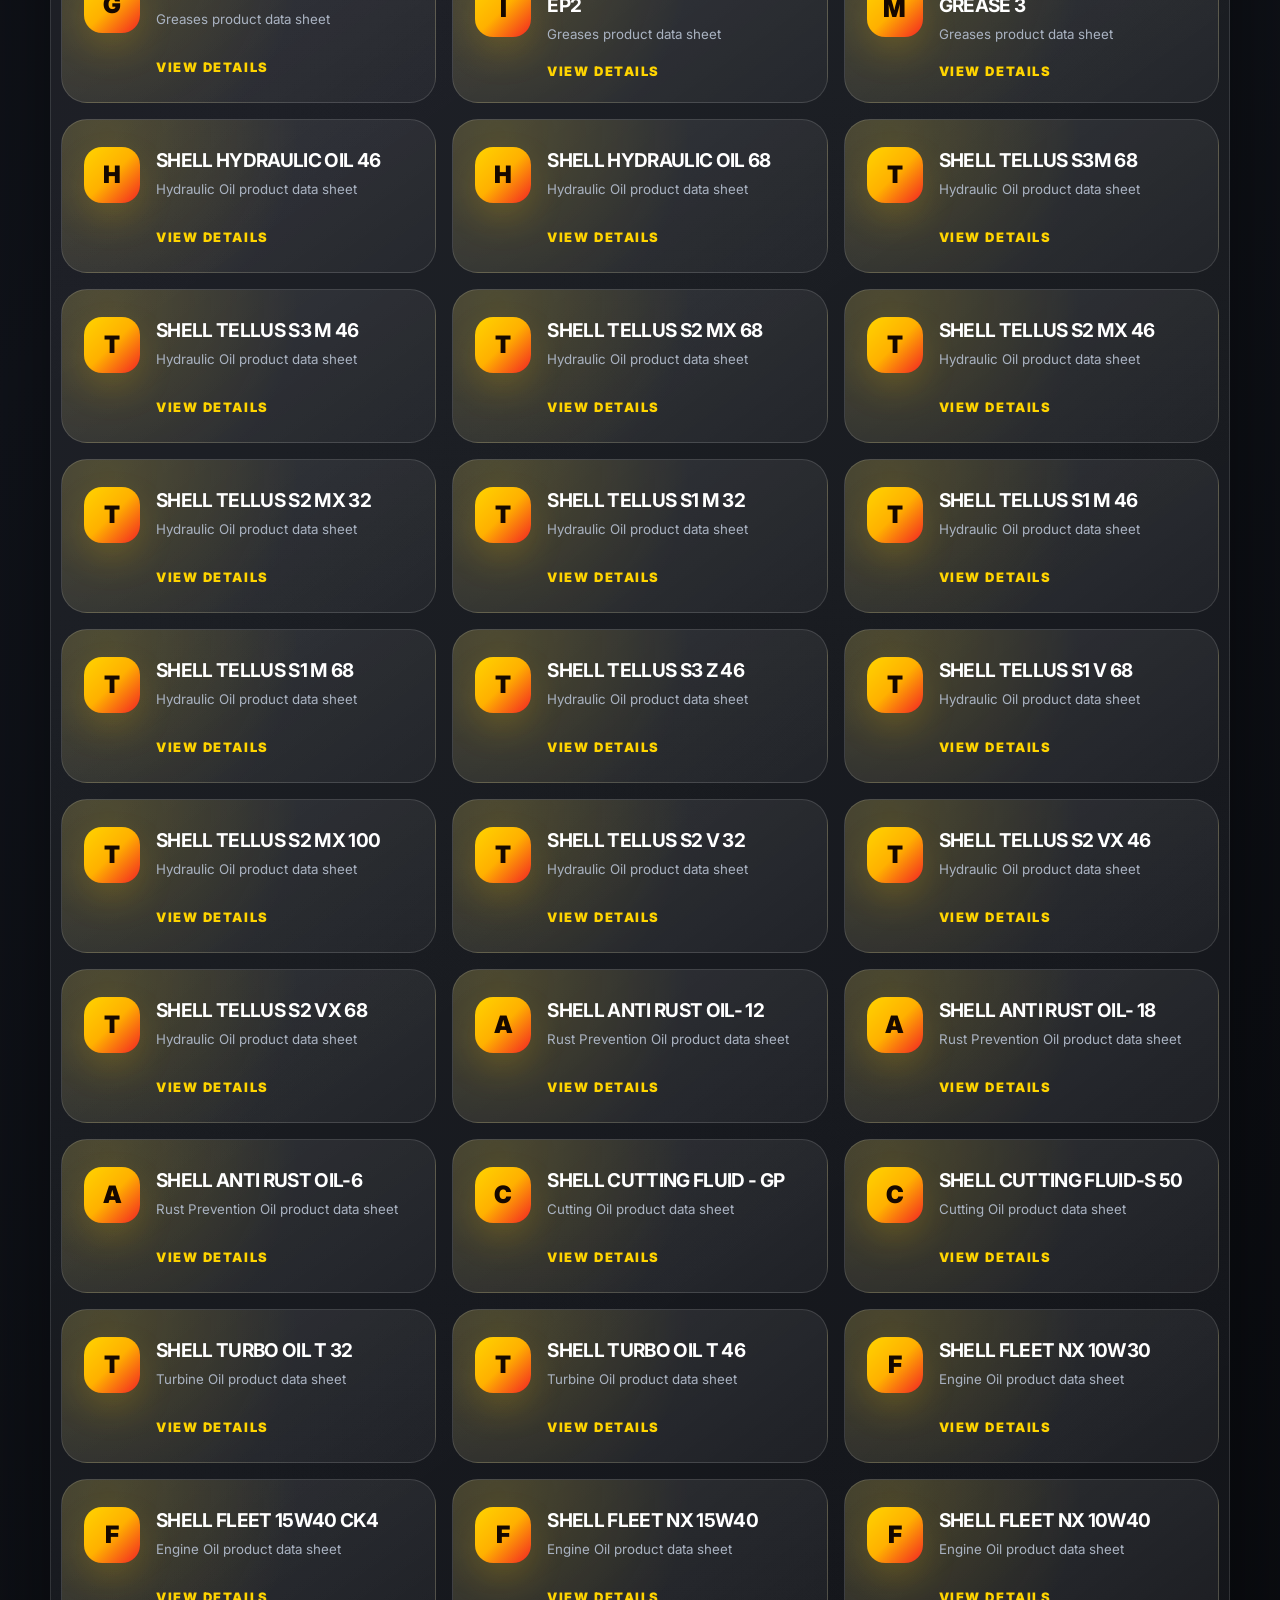
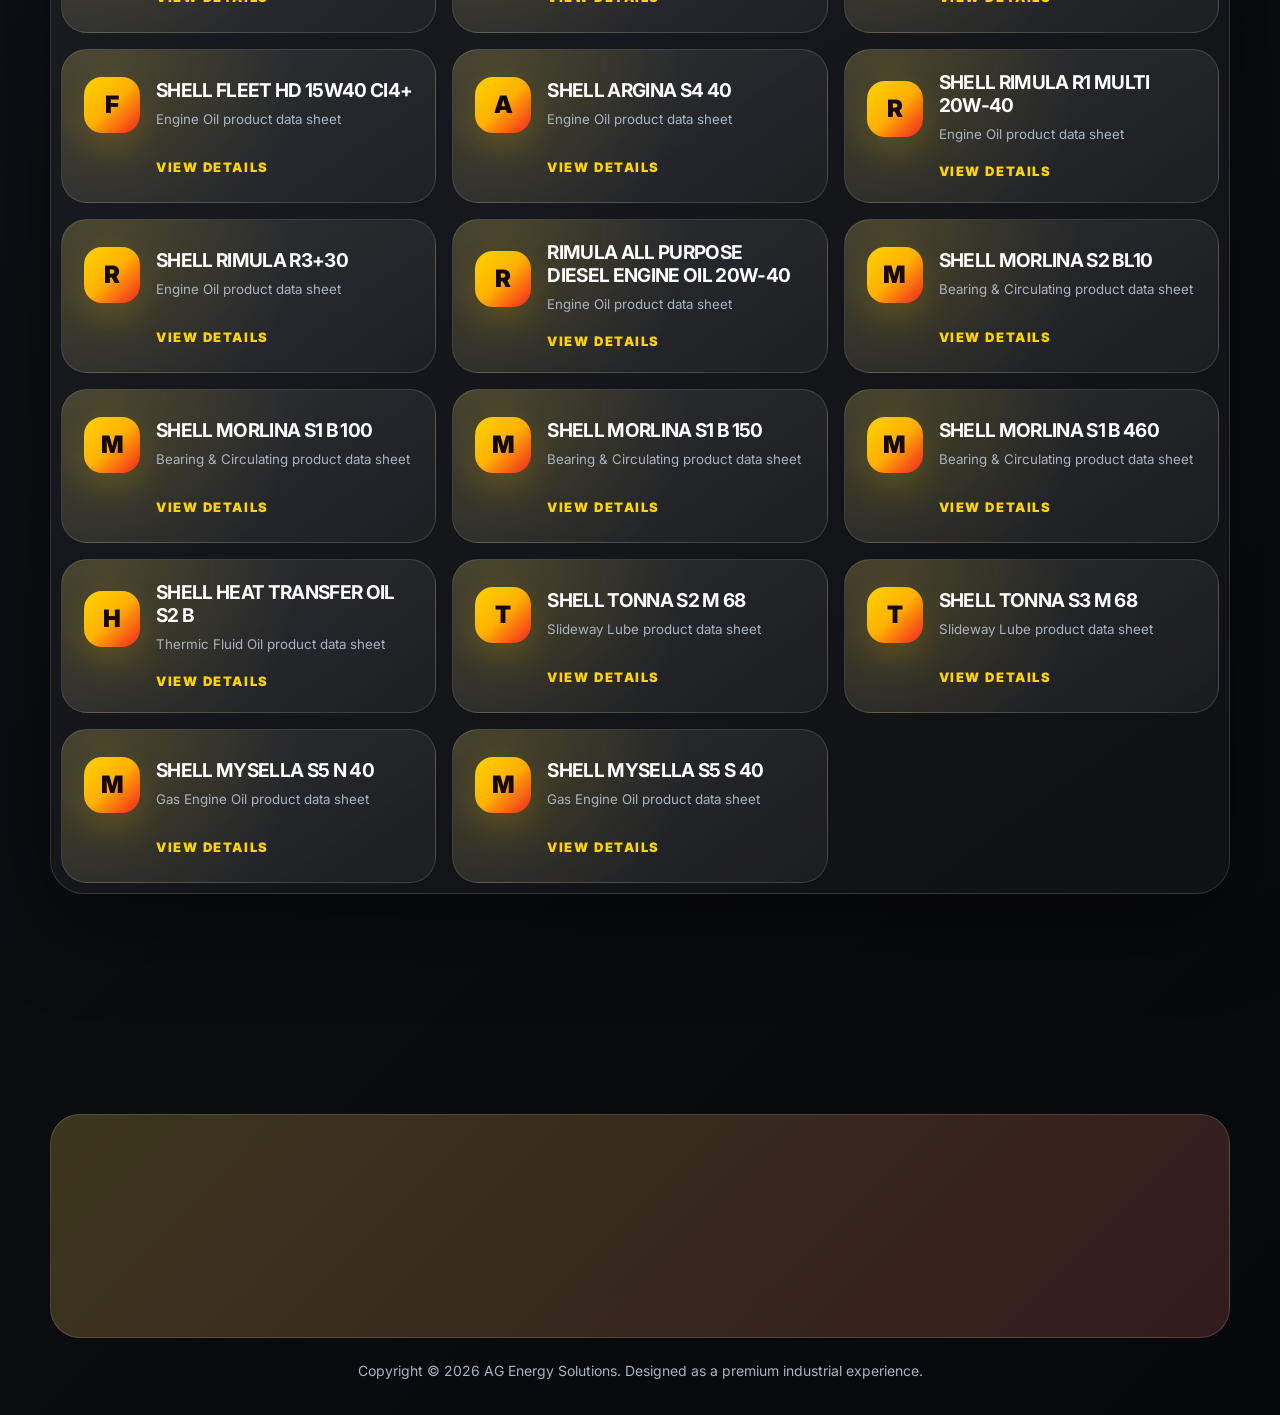
<file: products.html>
<!DOCTYPE html>
<html lang="en">
<head>
  <meta charset="UTF-8" />
  <meta name="viewport" content="width=device-width, initial-scale=1.0" />
  <title>Products | AG Energy Solutions</title>
  <meta name="description" content="Browse Shell lubricant product PDFs from AG Energy Solutions in grid or list view." />
  <link rel="icon" href="assets/logo.png" />
  <link rel="preconnect" href="https://fonts.googleapis.com">
  <link rel="preconnect" href="https://fonts.gstatic.com" crossorigin>
  <link href="https://fonts.googleapis.com/css2?family=Inter:wght@400;500;600;700;800;900&family=Space+Grotesk:wght@500;600;700&display=swap" rel="stylesheet">
  <link rel="stylesheet" href="global.css?v=1" />
  <link rel="stylesheet" href="products.css?v=1" />
</head>
<body class="products-page">
  <script>
    if (localStorage.getItem('theme') === 'light') {
      document.body.classList.add('light-theme');
    }
  </script>
  <div class="preloader" aria-hidden="true">
    <div class="loader-orbit"><span></span><span></span><span></span></div>
    <p>Loading product systems</p>
  </div>

  <canvas id="particle-field" aria-hidden="true"></canvas>
  <div class="cursor-glow" aria-hidden="true"></div>
  <div class="ambient ambient-one" aria-hidden="true"></div>
  <div class="ambient ambient-two" aria-hidden="true"></div>
  <div class="page-frame" aria-hidden="true"></div>

  <header class="site-header" data-reveal>
    <a class="brand" href="index.html#home" aria-label="AG Energy Solutions home">
      <span class="brand-mark"><img src="assets/logo.png" alt="" /></span>
      <span>
        <strong>AG Energy Solutions</strong>
        <small>Authorized distributors for Shell Lubricants</small>
      </span>
    </a>
    <button class="menu-toggle" type="button" aria-expanded="false" aria-controls="main-nav">
      <span></span><span></span><span></span>
    </button>
    <nav id="main-nav" class="main-nav" aria-label="Primary navigation">
      <a href="index.html#home">Home</a>
      <a href="about.html">About</a>
      <a href="products.html" class="active">Products</a>
      <a href="index.html#marine">Marine Coatings</a>
      <a href="contact.html">Contact</a>
    </nav>
    <div class="theme-switch-wrapper">
      <label class="theme-switch" for="checkbox" aria-label="Toggle dark mode">
        <input type="checkbox" id="checkbox" />
        <div class="slider round">
          <svg class="sun" xmlns="http://www.w3.org/2000/svg" width="14" height="14" viewBox="0 0 24 24" fill="none" stroke="currentColor" stroke-width="2" stroke-linecap="round" stroke-linejoin="round"><circle cx="12" cy="12" r="5"></circle><line x1="12" y1="1" x2="12" y2="3"></line><line x1="12" y1="21" x2="12" y2="23"></line><line x1="4.22" y1="4.22" x2="5.64" y2="5.64"></line><line x1="18.36" y1="18.36" x2="19.78" y2="19.78"></line><line x1="1" y1="12" x2="3" y2="12"></line><line x1="21" y1="12" x2="23" y2="12"></line><line x1="4.22" y1="19.78" x2="5.64" y2="18.36"></line><line x1="18.36" y1="5.64" x2="19.78" y2="4.22"></line></svg>
          <svg class="moon" xmlns="http://www.w3.org/2000/svg" width="14" height="14" viewBox="0 0 24 24" fill="none" stroke="currentColor" stroke-width="2" stroke-linecap="round" stroke-linejoin="round"><path d="M21 12.79A9 9 0 1 1 11.21 3 7 7 0 0 0 21 12.79z"></path></svg>
        </div>
      </label>
    </div>
  </header>

  <main>
    <section class="catalog-hero section-shell">
      <div class="catalog-hero-copy" data-reveal>
        <span class="kicker">Product Library</span>
        <h1>Shell product data sheets, ready when your team needs them.</h1>
        <p>Browse every available lubricant PDF in a premium grid or compact list. Click any product to open its respective PDF in a new tab.</p>
      </div>
    </section>

    <section class="catalog-section section-shell">
      <div class="catalog-toolbar glass-panel" data-reveal>
        <div>
          <span class="kicker">All Products</span>
          <h2>Product Lists</h2>
          <p id="product-count">0 products</p>
        </div>
        <div class="catalog-controls">
          <label class="search-field" for="product-search">
            <span>Search products</span>
            <input id="product-search" type="search" placeholder="Search by product name..." autocomplete="off" />
          </label>
          <div class="view-toggle" aria-label="Catalog view toggle">
            <button class="active" type="button" data-view="grid">Grid</button>
            <button type="button" data-view="list">List</button>
          </div>
        </div>
      </div>

      <div class="category-filter" data-reveal>
        <div class="desktop-tabs" id="category-tabs" aria-label="Product Categories"></div>
        <div class="mobile-dropdown-container">
          <label for="category-select" class="visually-hidden">Select Category</label>
          <select id="category-select" class="mobile-dropdown" aria-label="Choose product category"></select>
        </div>
      </div>

      <div class="catalog-shell" data-view="grid">
        <div id="product-catalog" class="product-catalog" aria-live="polite"></div>
      </div>
    </section>
  </main>

  <footer id="contact" class="site-footer section-shell">
    <div class="footer-grid">
      <div data-reveal>
        <span class="brand footer-brand"><span class="brand-mark"><img src="assets/logo.png" alt="" /></span><strong>AG Energy Solutions</strong></span>
        <p>133/165 P, Dhakna Purwa, Rattu Purwa, Transport Nagar, Cooperganj, Kanpur, Uttar Pradesh 208023</p>
      </div>
      <div data-reveal>
        <h3>Contact</h3>
        <a href="tel:6390600006">63906 00006</a>, <a href="tel:8726000003">87260 00003</a>
        <a href="mailto:sales@agenergys.in">sales@agenergys.in</a>
      </div>
      <div data-reveal>
        <h3>Quick Access</h3>
        <a href="index.html#products">Product Systems</a>
        <a href="index.html#services">Industries</a>
        <a href="index.html#marine">Marine Coatings</a>
      </div>
    </div>
    <div class="footer-bottom">Copyright © 2026 AG Energy Solutions. Designed as a premium industrial experience.</div>
  </footer>

  <script src="script.js?v=7"></script>
  <script src="product-catalog.js?v=8"></script>
</body>
</html>
</file>
<file: global.css>
:root {
  --rgb-white: 255, 255, 255;
  --text-highlight: #ffffff;
  --bg-highlight: #ffffff;
  --text-inverse: #130900;
  --filter-invert: none;
  --bg: #07080b;
  --panel: rgba(var(--rgb-white), 0.08);
  --panel-strong: rgba(var(--rgb-white), 0.14);
  --text: #f8fafc;
  --muted: #aab3c2;
  --red: #f32323;
  --red-dark: #980d15;
  --yellow: #ffd400;
  --gold: #ffb000;
  --line: rgba(var(--rgb-white), 0.16);
  --shadow: 0 30px 90px rgba(0, 0, 0, 0.45);
  --radius: 30px;
}

* {
  box-sizing: border-box;
}

html {
  scroll-behavior: smooth;
}

body {
  margin: 0;
  font-family: Inter, system-ui, -apple-system, BlinkMacSystemFont, "Segoe UI", sans-serif;
  color: var(--text);
  background:
    radial-gradient(circle at 20% 8%, rgba(255, 212, 0, 0.16), transparent 32rem),
    radial-gradient(circle at 85% 18%, rgba(243, 35, 35, 0.18), transparent 30rem),
    linear-gradient(135deg, #050507 0%, #10131a 48%, #07080b 100%);
  overflow-x: hidden;
}

body::before {
  content: "";
  position: fixed;
  inset: 0;
  pointer-events: none;
  background-image:
    linear-gradient(rgba(var(--rgb-white), 0.04) 1px, transparent 1px),
    linear-gradient(90deg, rgba(var(--rgb-white), 0.04) 1px, transparent 1px);
  background-size: 64px 64px;
  mask-image: radial-gradient(circle at center, black, transparent 78%);
  z-index: -3;
}

a {
  color: inherit;
  text-decoration: none;
}

button {
  font: inherit;
}

.preloader {
  position: fixed;
  inset: 0;
  z-index: 999;
  display: grid;
  place-items: center;
  align-content: center;
  gap: 22px;
  background: #050507;
  transition: opacity .8s ease, visibility .8s ease;
}

.preloader.hidden {
  opacity: 0;
  visibility: hidden;
}

.preloader p {
  color: var(--muted);
  letter-spacing: .18em;
  text-transform: uppercase;
  font-size: 12px;
}

.loader-orbit {
  position: relative;
  width: 90px;
  height: 90px;
  animation: rotate 1.9s linear infinite;
}

.loader-orbit span {
  position: absolute;
  inset: 0;
  border: 1px solid transparent;
  border-top-color: var(--yellow);
  border-radius: 50%;
}

.loader-orbit span:nth-child(2) {
  inset: 14px;
  border-top-color: var(--red);
  animation: rotate 1.2s linear reverse infinite;
}

.loader-orbit span:nth-child(3) {
  inset: 30px;
  border-top-color: var(--text-highlight);
}

#particle-field {
  position: fixed;
  inset: 0;
  z-index: -2;
  opacity: .62;
}

.cursor-glow {
  position: fixed;
  width: 420px;
  height: 420px;
  border-radius: 50%;
  background: radial-gradient(circle, rgba(255, 212, 0, .16), rgba(243, 35, 35, .08) 38%, transparent 68%);
  translate: -50% -50%;
  pointer-events: none;
  z-index: -1;
  filter: blur(4px);
}

.ambient {
  position: fixed;
  border-radius: 999px;
  filter: blur(34px);
  opacity: .45;
  pointer-events: none;
  z-index: -2;
}

.ambient-one {
  width: 28vw;
  height: 28vw;
  background: rgba(243, 35, 35, .28);
  left: -8vw;
  top: 12vh;
}

.ambient-two {
  width: 26vw;
  height: 26vw;
  background: rgba(255, 212, 0, .20);
  right: -8vw;
  bottom: 8vh;
}

.page-frame {
  position: fixed;
  inset: 16px;
  border: 1px solid rgba(var(--rgb-white), .12);
  border-radius: 34px;
  pointer-events: none;
  z-index: 20;
  box-shadow: inset 0 0 60px rgba(var(--rgb-white), .03);
}

.site-header {
  position: fixed;
  top: 24px;
  left: 50%;
  transform: translateX(-50%);
  width: min(1180px, calc(100% - 48px));
  z-index: 50;
  display: flex;
  align-items: center;
  justify-content: space-between;
  padding: 14px 16px;
  border: 1px solid rgba(var(--rgb-white), .16);
  border-radius: 999px;
  background: rgba(8, 10, 14, .58);
  backdrop-filter: blur(22px) saturate(150%);
  box-shadow: 0 20px 70px rgba(0, 0, 0, .32);
}

.brand {
  display: inline-flex;
  align-items: center;
  gap: 12px;
  min-width: max-content;
}

.brand strong {
  display: block;
  font-weight: 800;
  letter-spacing: -.03em;
}

.brand small {
  display: block;
  color: var(--muted);
  font-size: 12px;
  margin-top: 2px;
}

.brand-mark {
  width: 48px;
  height: 48px;
  border-radius: 16px;
  display: grid;
  place-items: center;
  padding: 6px;
  box-shadow: 0 0 32px rgba(255, 212, 0, .28);
  overflow: hidden;
}

.brand-mark img {
  width: 100%;
  height: 100%;
  object-fit: contain;
  display: block;
  filter: drop-shadow(0 4px 10px rgba(0, 0, 0, .22));
}

.main-nav {
  display: flex;
  gap: 4px;
  align-items: center;
}

.main-nav a {
  color: rgba(var(--rgb-white), .76);
  padding: 12px 15px;
  border-radius: 999px;
  font-size: 14px;
  transition: color .25s ease, background .25s ease, transform .25s ease;
}

.main-nav a:hover,
.main-nav a.active {
  color: var(--text-highlight);
  background: rgba(var(--rgb-white), .11);
  transform: translateY(-1px);
}

/* Theme Toggle Switch */
.theme-switch-wrapper {
  display: flex;
  align-items: center;
  margin-left: 8px;
}

.theme-switch {
  display: inline-block;
  height: 36px;
  position: relative;
  width: 68px;
  cursor: pointer;
}

.theme-switch input {
  display: none;
}

.slider {
  background-color: var(--panel-strong);
  bottom: 0;
  left: 0;
  position: absolute;
  right: 0;
  top: 0;
  transition: .4s;
  border-radius: 34px;
  border: 1px solid rgba(var(--rgb-white), .12);
  display: flex;
  align-items: center;
  justify-content: space-between;
  padding: 0 8px;
}

.slider .sun, .slider .moon {
  color: var(--muted);
  z-index: 1;
  transition: .4s;
}

.slider:before {
  background: var(--text);
  bottom: 3px;
  content: "";
  height: 28px;
  left: 4px;
  position: absolute;
  transition: .4s cubic-bezier(0.4, 0, 0.2, 1);
  width: 28px;
  border-radius: 50%;
  z-index: 2;
  box-shadow: 0 2px 5px rgba(0,0,0,0.2);
}

input:checked + .slider {
  background-color: rgba(var(--rgb-white), .08);
}

input:checked + .slider:before {
  transform: translateX(30px);
  background: #111827; /* Dark knob in light mode */
}

input:checked + .slider .sun {
  color: #111827;
}

.menu-toggle {
  display: none;
  border: 0;
  background: transparent;
  width: 44px;
  height: 44px;
  padding: 10px;
}

.menu-toggle span {
  display: block;
  height: 2px;
  margin: 6px 0;
  background: var(--bg-highlight);
  border-radius: 2px;
}

.section-shell {
  width: min(1180px, calc(100% - 42px));
  margin: 0 auto;
}

.hero {
  min-height: 100vh;
  padding: 170px 0 74px;
  display: grid;
  align-items: center;
}

.hero-grid {
  display: grid;
  grid-template-columns: 1.03fr .97fr;
  gap: 56px;
  align-items: center;
}

.eyebrow,
.kicker {
  display: inline-flex;
  align-items: center;
  gap: 10px;
  color: var(--yellow);
  text-transform: uppercase;
  letter-spacing: .2em;
  font-size: 12px;
  font-weight: 800;
}

.eyebrow span {
  width: 34px;
  height: 2px;
  background: linear-gradient(90deg, var(--yellow), var(--red));
}

h1,
h2,
h3 {
  font-family: "Space Grotesk", Inter, sans-serif;
  margin: 0;
}

h1 {
  font-size: clamp(48px, 7vw, 92px);
  line-height: .88;
  letter-spacing: -.075em;
  margin: 22px 0;
  max-width: 820px;
}

h2 {
  font-size: clamp(34px, 4.5vw, 64px);
  line-height: .96;
  letter-spacing: -.06em;
  max-width: 820px;
}

p {
  color: var(--muted);
  line-height: 1.75;
}

.hero-copy>p {
  font-size: 18px;
  max-width: 670px;
}

.hero-actions {
  display: flex;
  gap: 14px;
  flex-wrap: wrap;
  margin: 34px 0;
}

.btn {
  position: relative;
  display: inline-flex;
  justify-content: center;
  align-items: center;
  min-height: 54px;
  padding: 0 24px;
  border-radius: 999px;
  font-weight: 800;
  overflow: hidden;
  border: 1px solid rgba(var(--rgb-white), .18);
  transition: transform .25s ease, box-shadow .25s ease;
}

.btn::after {
  content: "";
  position: absolute;
  inset: 0;
  background: linear-gradient(110deg, transparent, rgba(var(--rgb-white), .32), transparent);
  transform: translateX(-110%);
  transition: transform .6s ease;
}

.btn:hover::after {
  transform: translateX(110%);
}

.btn-primary {
  color: #160000;
  background: linear-gradient(135deg, var(--yellow), var(--gold) 46%, var(--red));
  box-shadow: 0 20px 48px rgba(255, 196, 0, .2);
}

.btn-ghost {
  color: var(--text-highlight);
  background: rgba(var(--rgb-white), .07);
}

.metrics {
  display: grid;
  grid-template-columns: repeat(3, minmax(0, 1fr));
  gap: 14px;
  max-width: 650px;
}

.metrics article {
  padding: 18px;
  background: var(--panel);
  border: 1px solid var(--line);
  border-radius: 22px;
  backdrop-filter: blur(16px);
}

.metrics strong {
  display: block;
  font-size: 32px;
  color: var(--text-highlight);
  letter-spacing: -.05em;
}

.metrics span {
  color: var(--muted);
  font-size: 13px;
}

.hero-visual {
  perspective: 1200px;
}

.holo-card {
  position: relative;
  min-height: 610px;
  border-radius: 42px;
  overflow: hidden;
  background:
    linear-gradient(145deg, rgba(7, 8, 11, .18), rgba(7, 8, 11, .82)),
    url("https://images.unsplash.com/photo-1581093458791-9f3c3900df7b?auto=format&fit=crop&w=1400&q=80") center / cover,
    linear-gradient(145deg, rgba(var(--rgb-white), .18), rgba(var(--rgb-white), .04)),
    radial-gradient(circle at 32% 20%, rgba(255, 212, 0, .32), transparent 26rem),
    radial-gradient(circle at 74% 70%, rgba(243, 35, 35, .3), transparent 23rem), #12151c;
  border: 1px solid rgba(var(--rgb-white), .18);
  box-shadow: var(--shadow);
  transform-style: preserve-3d;
}

.holo-card::before {
  content: "";
  position: absolute;
  inset: 18px;
  border: 1px solid rgba(var(--rgb-white), .13);
  border-radius: 32px;
  background: linear-gradient(transparent 48%, rgba(var(--rgb-white), .08) 50%, transparent 52%);
  background-size: 100% 24px;
  opacity: .5;
}

.scan-line {
  position: absolute;
  inset: 0;
  background: linear-gradient(180deg, transparent, rgba(var(--rgb-white), .18), transparent);
  height: 35%;
  animation: scan 4s ease-in-out infinite;
}

.industrial-orb {
  position: absolute;
  width: 280px;
  height: 280px;
  border-radius: 50%;
  right: 50px;
  top: 58px;
  background: radial-gradient(circle at 32% 28%, #fff7a9, #ffd400 34%, #f32323 66%, #3a0509);
  box-shadow: inset -22px -28px 50px rgba(0, 0, 0, .34), 0 0 90px rgba(255, 212, 0, .24);
  animation: float 6s ease-in-out infinite;
}

.barrel-stack {
  position: absolute;
  left: 44px;
  bottom: 70px;
  display: grid;
  grid-template-columns: repeat(3, 74px);
  gap: 10px;
  transform: rotateX(58deg) rotateZ(-20deg);
  transform-style: preserve-3d;
}

.barrel-stack i {
  height: 102px;
  border-radius: 16px 16px 8px 8px;
  background: linear-gradient(90deg, #830811, #f32323 40%, #ffd400 42%, #f32323 49%, #73070d);
  box-shadow: 12px 18px 26px rgba(0, 0, 0, .42);
  animation: barrelPulse 2.8s ease-in-out infinite;
}

.barrel-stack i:nth-child(2n) {
  animation-delay: .4s;
  transform: translateY(-22px);
}

.barrel-stack i:nth-child(3n) {
  animation-delay: .8s;
  transform: translateY(22px);
}

.status-panel {
  position: absolute;
  left: 34px;
  right: 34px;
  bottom: 34px;
  padding: 24px;
  border-radius: 26px;
  background: rgba(4, 5, 8, .58);
  border: 1px solid rgba(var(--rgb-white), .16);
  backdrop-filter: blur(18px);
}

.status-panel span,
.status-panel small {
  color: var(--muted);
  display: block;
}

.status-panel strong {
  display: block;
  font-size: 28px;
  margin: 8px 0;
}

.marquee {
  margin-top: 50px;
  overflow: hidden;
  border-block: 1px solid rgba(var(--rgb-white), .12);
  mask-image: linear-gradient(90deg, transparent, black 12%, black 88%, transparent);
}

.marquee div {
  display: flex;
  gap: 38px;
  width: max-content;
  animation: marquee 24s linear infinite;
  padding: 18px 0;
}

.marquee span {
  color: rgba(var(--rgb-white), .78);
  font-weight: 800;
  text-transform: uppercase;
  letter-spacing: .16em;
  font-size: 13px;
}

.about,
.industries,
.products,
.marine,
.site-footer {
  padding: 110px 0;
}

.section-heading {
  display: grid;
  gap: 18px;
  justify-items: center;
  text-align: center;
  margin-bottom: 58px;
}

.section-heading::after {
  content: "";
  width: 112px;
  height: 3px;
  background: linear-gradient(90deg, var(--red), var(--yellow));
  border-radius: 999px;
  box-shadow: 0 0 26px rgba(243, 35, 35, .45);
}

.about-grid {
  display: grid;
  grid-template-columns: repeat(3, 1fr);
  gap: 18px;
}

.glass-panel,
.industry-card,
.product-orbit,
.marine-card {
  background: linear-gradient(145deg, rgba(var(--rgb-white), .12), rgba(var(--rgb-white), .045));
  border: 1px solid rgba(var(--rgb-white), .14);
  border-radius: var(--radius);
  box-shadow: var(--shadow);
  backdrop-filter: blur(18px);
}

.glass-panel {
  padding: 30px;
  min-height: 250px;
}

.glass-panel h3 {
  font-size: 25px;
  letter-spacing: -.035em;
}

.industry-grid {
  display: grid;
  grid-template-columns: repeat(3, 1fr);
  gap: 24px;
  perspective: 1000px;
}

.industry-card {
  position: relative;
  padding: 16px 16px 26px;
  overflow: hidden;
  transform-style: preserve-3d;
}

.industry-card::after {
  content: "";
  position: absolute;
  inset: auto 18px 18px;
  height: 2px;
  background: linear-gradient(90deg, transparent, var(--yellow), var(--red), transparent);
  transform: scaleX(0);
  transform-origin: center;
  transition: transform .35s ease;
}

.industry-card:hover::after {
  transform: scaleX(1);
}

.industry-art {
  height: 250px;
  border-radius: 22px;
  margin-bottom: 22px;
  background-size: cover;
  background-position: center;
  position: relative;
  overflow: hidden;
}

.industry-art::before {
  content: "";
  position: absolute;
  inset: 0;
  background: linear-gradient(145deg, rgba(255, 212, 0, .24), transparent 38%, rgba(243, 35, 35, .25));
  mix-blend-mode: screen;
}

.industry-art::after {
  content: "";
  position: absolute;
  inset: 0;
  background-image: radial-gradient(circle at 20% 20%, rgba(var(--rgb-white), .7) 0 2px, transparent 3px), linear-gradient(135deg, transparent 45%, rgba(var(--rgb-white), .18) 46%, transparent 48%);
  background-size: 80px 80px, 100% 100%;
  opacity: .45;
}

.industry-card h3 {
  font-size: 24px;
  text-transform: uppercase;
  letter-spacing: .04em;
}

.industry-card p {
  margin-bottom: 0;
}

.offshore {
  background-image: linear-gradient(135deg, rgba(10, 22, 34, .15), rgba(0, 0, 0, .48)), url("assets/offshore.jpg");
}

.marine {
  background-image: linear-gradient(135deg, rgba(10, 22, 34, .1), rgba(0, 0, 0, .48)), url("assets/marine.jpg");
}

.dredging {
  background-image: linear-gradient(135deg, rgba(10, 22, 34, .08), rgba(0, 0, 0, .45)), url("assets/dredge.jpg");
}

.osv {
  background-image: linear-gradient(135deg, rgba(10, 22, 34, .1), rgba(0, 0, 0, .5)), url("assets/osv.jpg");
}

.fpso {
  background-image: linear-gradient(135deg, rgba(10, 22, 34, .08), rgba(0, 0, 0, .48)), url("assets/fpso.jpg");
}

.construction {
  background-image: linear-gradient(135deg, rgba(10, 22, 34, .05), rgba(0, 0, 0, .44)), url("assets/offshore-cons.jpg");
}

.products-layout {
  display: grid;
  grid-template-columns: 1.1fr .9fr;
  gap: 28px;
  align-items: stretch;
}

.section-cta {
  display: flex;
  justify-content: center;
  margin-top: 34px;
}

.product-list {
  display: grid;
  gap: 10px;
}

.product-row {
  cursor: pointer;
  width: 100%;
  text-align: left;
  color: var(--text-highlight);
  padding: 20px 22px;
  border: 1px solid rgba(var(--rgb-white), .12);
  border-radius: 20px;
  background: rgba(var(--rgb-white), .06);
  display: flex;
  justify-content: flex-start;
  align-items: center;
  gap: 18px;
  transition: transform .28s ease, background .28s ease, border-color .28s ease;
}

.product-row::before {
  content: "›";
  color: var(--yellow);
  font-size: 28px;
  line-height: 0;
}

.product-row span {
  color: var(--muted);
  font-size: 13px;
  text-align: right;
  margin-left: auto;
}

.product-row:hover,
.product-row.active {
  transform: translateX(10px);
  background: linear-gradient(90deg, rgba(243, 35, 35, .18), rgba(255, 212, 0, .08));
  border-color: rgba(255, 212, 0, .42);
}

.mobile-product-picker {
  display: none;
}

.product-orbit {
  --product-image: url("https://images.unsplash.com/photo-1581092160562-40aa08e78837?auto=format&fit=crop&w=1000&q=80");
  position: sticky;
  top: 130px;
  min-height: 520px;
  padding: 38px;
  display: flex;
  flex-direction: column;
  justify-content: flex-end;
  overflow: hidden;
  transform-style: preserve-3d;
}

.product-orbit::before {
  content: "";
  position: absolute;
  inset: 0;
  background:
    linear-gradient(180deg, rgba(7, 8, 11, .08), rgba(7, 8, 11, .82)),
    var(--product-image) center / cover;
  opacity: .72;
  transition: opacity .35s ease, transform .55s ease;
}

.product-orbit>* {
  position: relative;
  z-index: 1;
}

.product-orbit>p:first-of-type {
  color: var(--yellow);
  text-transform: uppercase;
  letter-spacing: .18em;
  font-size: 12px;
  font-weight: 800;
}

.product-orbit h3 {
  font-size: clamp(42px, 5vw, 72px);
  letter-spacing: -.07em;
}

.orbit-rings {
  position: absolute;
  inset: 30px;
  display: grid;
  place-items: center;
  transform: translateZ(-30px);
}

.orbit-rings span {
  position: absolute;
  border: 1px solid rgba(var(--rgb-white), .14);
  border-radius: 50%;
  animation: rotate 10s linear infinite;
}

.orbit-rings span:nth-child(1) {
  width: 330px;
  height: 330px;
  border-top-color: var(--yellow);
}

.orbit-rings span:nth-child(2) {
  width: 240px;
  height: 240px;
  border-right-color: var(--red);
  animation-duration: 7s;
  animation-direction: reverse;
}

.orbit-rings span:nth-child(3) {
  width: 145px;
  height: 145px;
  background: radial-gradient(circle, rgba(255, 212, 0, .26), transparent 70%);
}

.marine-card {
  padding: clamp(34px, 7vw, 82px);
  min-height: 430px;
  display: grid;
  align-content: center;
  background: linear-gradient(135deg, rgba(243, 35, 35, .16), rgba(255, 212, 0, .12)), linear-gradient(145deg, rgba(var(--rgb-white), .13), rgba(var(--rgb-white), .04));
  position: relative;
  overflow: hidden;
}

.marine-card::after {
  content: "";
  position: absolute;
  width: 520px;
  height: 520px;
  right: -160px;
  top: -90px;
  border-radius: 50%;
  border: 1px solid rgba(var(--rgb-white), .16);
  box-shadow: inset 0 0 80px rgba(255, 212, 0, .14);
}

.marine-card p {
  max-width: 660px;
}

.site-footer {
  padding-bottom: 36px;
}

.footer-grid {
  display: grid;
  grid-template-columns: 1.5fr .8fr .8fr;
  gap: 26px;
  padding: 34px;
  border-radius: var(--radius);
  background: linear-gradient(135deg, rgba(255, 212, 0, .14), rgba(243, 35, 35, .12)), rgba(var(--rgb-white), .07);
  border: 1px solid rgba(var(--rgb-white), .14);
}

.footer-brand {
  margin-bottom: 18px;
}

.site-footer a {
  display: block;
  color: var(--muted);
  margin: 10px 0;
  transition: color .2s ease;
}

.site-footer a:hover {
  color: var(--text-highlight);
}

.footer-bottom {
  margin-top: 24px;
  text-align: center;
  color: var(--muted);
  font-size: 14px;
}

.catalog-hero {
  min-height: 62vh;
  display: grid;
  align-items: end;
  padding: 170px 0 76px;
}

.catalog-hero-copy {
  max-width: 930px;
}

.catalog-hero h1 {
  font-size: clamp(48px, 7vw, 92px);
  line-height: .9;
  margin: 18px 0 22px;
}

.catalog-hero p {
  max-width: 760px;
  font-size: 18px;
}

.catalog-section {
  padding: 40px 0 110px;
}

.catalog-toolbar {
  display: grid;
  grid-template-columns: .85fr 1.15fr;
  gap: 28px;
  align-items: end;
  padding: 28px;
  margin-bottom: 26px;
}

.catalog-toolbar h2 {
  font-size: clamp(34px, 5vw, 58px);
  margin-top: 10px;
}

.catalog-toolbar p {
  margin: 8px 0 0;
}

.catalog-controls {
  display: grid;
  grid-template-columns: 1fr auto;
  gap: 14px;
  align-items: end;
}

.search-field span {
  display: block;
  color: var(--muted);
  font-size: 12px;
  font-weight: 800;
  letter-spacing: .14em;
  margin: 0 0 8px 4px;
  text-transform: uppercase;
}

.search-field input {
  width: 100%;
  min-height: 56px;
  color: var(--text-highlight);
  border: 1px solid rgba(var(--rgb-white), .14);
  border-radius: 18px;
  background: rgba(var(--rgb-white), .07);
  outline: 0;
  padding: 0 18px;
  font: inherit;
  transition: border-color .25s ease, box-shadow .25s ease, background .25s ease;
}

.search-field input:focus {
  border-color: rgba(255, 212, 0, .5);
  background: rgba(var(--rgb-white), .1);
  box-shadow: 0 0 0 4px rgba(255, 212, 0, .1);
}

.view-toggle {
  display: inline-flex;
  padding: 5px;
  border: 1px solid rgba(var(--rgb-white), .14);
  border-radius: 18px;
  background: rgba(var(--rgb-white), .07);
}

.view-toggle button {
  min-width: 74px;
  min-height: 46px;
  color: var(--muted);
  border: 0;
  border-radius: 14px;
  background: transparent;
  cursor: pointer;
  font-weight: 900;
  transition: color .25s ease, background .25s ease, transform .25s ease;
}

.view-toggle button.active,
.view-toggle button:hover {
  color: var(--text-inverse);
  background: linear-gradient(135deg, var(--yellow), var(--gold) 48%, var(--red));
  transform: translateY(-1px);
}

.category-filter {
  margin: 16px 0 24px;
}

.desktop-tabs {
  display: flex;
  gap: 8px;
  overflow-x: auto;
  padding-bottom: 8px;
  scrollbar-width: none;
  -ms-overflow-style: none;
}
.desktop-tabs::-webkit-scrollbar {
  display: none;
}

.category-tab {
  background: rgba(var(--rgb-white), .05);
  border: 1px solid rgba(var(--rgb-white), .1);
  color: rgba(var(--rgb-white), .7);
  padding: 10px 18px;
  border-radius: 99px;
  font-size: 14px;
  font-weight: 500;
  cursor: pointer;
  white-space: nowrap;
  transition: all .25s ease;
  font-family: 'Space Grotesk', sans-serif;
}
.category-tab:hover {
  background: rgba(var(--rgb-white), .1);
  color: var(--text-highlight);
}
.category-tab.active {
  background: linear-gradient(135deg, var(--red), var(--yellow));
  color: var(--text-inverse);
  border-color: transparent;
  font-weight: 700;
}

.mobile-dropdown-container {
  display: none;
  position: relative;
}
.mobile-dropdown-container::after {
  content: "▼";
  position: absolute;
  right: 16px;
  top: 50%;
  transform: translateY(-50%);
  color: rgba(var(--rgb-white), .5);
  pointer-events: none;
  font-size: 12px;
}
.mobile-dropdown {
  width: 100%;
  background: rgba(var(--rgb-white), .05);
  border: 1px solid rgba(var(--rgb-white), .1);
  color: var(--text-highlight);
  padding: 14px 18px;
  border-radius: 12px;
  font-size: 15px;
  appearance: none;
  cursor: pointer;
  font-family: 'Inter', sans-serif;
}
.mobile-dropdown option {
  background: #111;
  color: var(--text-highlight);
}

.catalog-shell {
  padding: 10px;
  border: 1px solid rgba(var(--rgb-white), .12);
  border-radius: 34px;
  background: linear-gradient(145deg, rgba(var(--rgb-white), .08), rgba(var(--rgb-white), .03));
  box-shadow: var(--shadow);
}

.product-catalog {
  display: grid;
  gap: 16px;
}

.catalog-shell[data-view="grid"] .product-catalog {
  grid-template-columns: repeat(3, minmax(0, 1fr));
}

.catalog-item {
  position: relative;
  display: grid;
  grid-template-columns: auto 1fr;
  gap: 16px;
  align-items: center;
  min-height: 154px;
  padding: 22px;
  border: 1px solid rgba(var(--rgb-white), .13);
  border-radius: 26px;
  overflow: hidden;
  background: radial-gradient(circle at 12% 10%, rgba(255, 212, 0, .14), transparent 12rem), linear-gradient(145deg, rgba(var(--rgb-white), .11), rgba(var(--rgb-white), .045));
  transform: translateY(8px);
  opacity: 0;
  animation: catalogIn .58s cubic-bezier(.2, .8, .2, 1) forwards;
  animation-delay: var(--delay);
  transition: border-color .25s ease, transform .25s ease, background .25s ease;
}

.catalog-item::after {
  content: "";
  position: absolute;
  inset: auto 18px 16px;
  height: 2px;
  background: linear-gradient(90deg, transparent, var(--yellow), var(--red), transparent);
  transform: scaleX(0);
  transition: transform .32s ease;
}

.catalog-item:hover {
  border-color: rgba(255, 212, 0, .38);
  transform: translateY(-4px);
  background: radial-gradient(circle at 12% 10%, rgba(255, 212, 0, .22), transparent 12rem), linear-gradient(145deg, rgba(var(--rgb-white), .14), rgba(var(--rgb-white), .06));
}

.catalog-item:hover::after {
  transform: scaleX(1);
}

.product-badge {
  width: 56px;
  height: 56px;
  display: grid;
  place-items: center;
  color: #160800;
  border-radius: 18px;
  background: linear-gradient(135deg, var(--yellow), var(--gold), var(--red));
  font-weight: 1000;
  font-size: 24px;
  box-shadow: 0 16px 34px rgba(255, 196, 0, .18);
}

.product-copy strong {
  display: block;
  color: var(--text-highlight);
  font-size: 19px;
  letter-spacing: -.035em;
  line-height: 1.18;
}

.product-copy small {
  display: block;
  color: var(--muted);
  margin-top: 8px;
  line-height: 1.45;
}

.open-pdf {
  grid-column: 2;
  color: var(--yellow);
  font-size: 13px;
  font-weight: 900;
  letter-spacing: .12em;
  text-transform: uppercase;
}

.catalog-shell[data-view="list"] .product-catalog {
  grid-template-columns: 1fr;
}

.catalog-shell[data-view="list"] .catalog-item {
  grid-template-columns: auto 1fr auto;
  min-height: 86px;
  border-radius: 22px;
}

.catalog-shell[data-view="list"] .open-pdf {
  grid-column: auto;
}

.empty-state {
  padding: 48px 24px;
  color: var(--muted);
  text-align: center;
}

[data-reveal] {
  opacity: 0;
  transform: translateY(38px) scale(.98);
  transition: opacity .8s cubic-bezier(.2, .8, .2, 1), transform .8s cubic-bezier(.2, .8, .2, 1);
}

[data-reveal].revealed {
  opacity: 1;
  transform: translateY(0) scale(1);
}

.site-header[data-reveal] {
  transform: translateX(-50%) translateY(18px) scale(.98);
}

.site-header[data-reveal].revealed {
  transform: translateX(-50%) translateY(0) scale(1);
}

@keyframes rotate {
  to {
    transform: rotate(360deg);
  }
}

@keyframes scan {

  0%,
  100% {
    transform: translateY(-120%);
  }

  50% {
    transform: translateY(290%);
  }
}

@keyframes float {

  0%,
  100% {
    transform: translateY(0) translateZ(40px);
  }

  50% {
    transform: translateY(-18px) translateZ(40px);
  }
}

@keyframes barrelPulse {

  0%,
  100% {
    filter: brightness(1);
  }

  50% {
    filter: brightness(1.18);
  }
}

@keyframes marquee {
  to {
    transform: translateX(-50%);
  }
}

@keyframes catalogIn {
  to {
    opacity: 1;
    transform: translateY(0);
  }
}

@media (max-width: 980px) {
  .site-header {
    top: 14px;
    width: min(680px, calc(100% - 24px));
    border-radius: 24px;
    align-items: center;
    gap: 12px;
    padding: 10px 12px;
    overflow: visible;
  }

  .site-header .brand {
    flex: 1;
    min-width: 0;
  }

  .site-header .brand>span:last-child {
    min-width: 0;
  }

  .site-header .brand strong {
    overflow: hidden;
    text-overflow: ellipsis;
    white-space: nowrap;
    font-size: 18px;
  }

  .menu-toggle {
    display: grid;
    place-content: center;
    flex: 0 0 48px;
    width: 48px;
    height: 48px;
    border: 1px solid rgba(var(--rgb-white), .16);
    border-radius: 16px;
    background: linear-gradient(145deg, rgba(var(--rgb-white), .12), rgba(var(--rgb-white), .04));
    box-shadow: 0 16px 38px rgba(0, 0, 0, .24);
  }

  .menu-toggle span {
    width: 22px;
    margin: 3px 0;
    transition: transform .25s ease, opacity .25s ease;
  }

  .menu-toggle[aria-expanded="true"] span:nth-child(1) {
    transform: translateY(8px) rotate(45deg);
  }

  .menu-toggle[aria-expanded="true"] span:nth-child(2) {
    opacity: 0;
  }

  .menu-toggle[aria-expanded="true"] span:nth-child(3) {
    transform: translateY(-8px) rotate(-45deg);
  }

  .main-nav {
    position: absolute;
    left: 0;
    right: 0;
    top: calc(100% + 10px);
    display: grid;
    padding: 12px;
    background: rgba(8, 10, 14, .94);
    border: 1px solid rgba(var(--rgb-white), .12);
    border-radius: 24px;
    transform-origin: top;
    transform: translateY(-8px) scale(.98);
    opacity: 0;
    pointer-events: none;
    transition: .25s ease;
    box-shadow: 0 24px 70px rgba(0, 0, 0, .42);
    backdrop-filter: blur(18px);
  }

  .main-nav.open {
    transform: translateY(0) scale(1);
    opacity: 1;
    pointer-events: auto;
  }

  .hero-grid,
  .products-layout,
  .catalog-toolbar,
  .footer-grid {
    grid-template-columns: 1fr;
  }

  .catalog-controls {
    grid-template-columns: 1fr;
  }

  .catalog-shell[data-view="grid"] .product-catalog {
    grid-template-columns: repeat(2, minmax(0, 1fr));
  }

  .about-grid,
  .industry-grid {
    grid-template-columns: repeat(2, 1fr);
  }

  .hero {
    padding-top: 140px;
  }

  .holo-card {
    min-height: 520px;
  }

  .product-orbit {
    position: relative;
    top: auto;
  }
}

@media (max-width: 680px) {
  .section-shell {
    width: min(100% - 24px, 1180px);
  }

  .site-header {
    top: 10px;
    width: calc(100% - 20px);
    border-radius: 22px;
  }

  .brand {
    gap: 10px;
  }

  .brand small {
    display: none;
  }

  .brand-mark {
    width: 44px;
    height: 44px;
    border-radius: 15px;
    flex: 0 0 44px;
  }

  h1 {
    font-size: clamp(42px, 13vw, 58px);
    max-width: 100%;
    overflow-wrap: anywhere;
  }

  h2 {
    font-size: clamp(34px, 11vw, 52px);
  }

  .catalog-hero {
    min-height: auto;
    padding-top: 128px;
    padding-bottom: 48px;
  }

  .catalog-hero h1 {
    font-size: clamp(42px, 13vw, 58px);
  }

  .catalog-section {
    padding-top: 20px;
  }

  .catalog-toolbar {
    padding: 22px;
    border-radius: 26px;
  }

  .view-toggle {
    display: none;
  }

  .desktop-tabs {
    display: none;
  }
  
  .mobile-dropdown-container {
    display: block;
  }

  .catalog-shell {
    padding: 0;
    overflow: hidden;
  }

  .catalog-shell[data-view="grid"] .product-catalog,
  .catalog-shell[data-view="list"] .product-catalog {
    grid-template-columns: 1fr;
    gap: 0;
  }

  .catalog-item,
  .catalog-shell[data-view="list"] .catalog-item {
    grid-template-columns: auto 1fr;
    min-height: 92px;
    padding: 18px;
    border-width: 0 0 1px;
    border-radius: 0;
    background: rgba(var(--rgb-white), .045);
  }

  .catalog-item:nth-child(even) {
    background: rgba(var(--rgb-white), .085);
  }

  .product-badge {
    width: 46px;
    height: 46px;
    border-radius: 15px;
    font-size: 20px;
  }

  .product-copy strong {
    font-size: 17px;
  }

  .product-copy small {
    display: none;
  }

  .open-pdf,
  .catalog-shell[data-view="list"] .open-pdf {
    grid-column: 2;
    font-size: 11px;
  }

  .hero {
    padding-top: 124px;
    padding-bottom: 46px;
  }

  .hero-copy>p {
    font-size: 20px;
    max-width: 100%;
  }

  .hero-actions {
    display: grid;
    grid-template-columns: 1fr;
  }

  .btn {
    width: 100%;
  }

  .metrics,
  .about-grid,
  .industry-grid {
    grid-template-columns: 1fr;
  }

  .metrics article {
    min-width: 0;
  }

  .industry-card,
  .glass-panel,
  .product-orbit,
  .marine-card {
    max-width: 100%;
  }

  .industry-card h3 {
    overflow-wrap: anywhere;
  }

  .products {
    padding-top: 82px;
  }

  .products-layout {
    gap: 18px;
  }

  .mobile-product-picker {
    display: block;
  }

  .mobile-product-picker label {
    display: block;
    margin: 0 0 10px 4px;
    color: var(--yellow);
    font-size: 12px;
    font-weight: 900;
    letter-spacing: .18em;
    text-transform: uppercase;
  }

  .select-shell {
    position: relative;
    border-radius: 22px;
    padding: 2px;
    background: linear-gradient(135deg, var(--yellow), var(--red));
    box-shadow: 0 22px 56px rgba(0, 0, 0, .32), 0 0 34px rgba(255, 212, 0, .13);
  }

  .select-shell::after {
    content: "⌄";
    position: absolute;
    right: 18px;
    top: 50%;
    translate: 0 -54%;
    color: var(--yellow);
    font-size: 28px;
    pointer-events: none;
  }

  .select-shell select {
    appearance: none;
    width: 100%;
    min-height: 66px;
    border: 0;
    border-radius: 20px;
    padding: 0 54px 0 20px;
    color: var(--text-highlight);
    background: rgba(8, 10, 14, .96);
    font-size: 22px;
    font-weight: 900;
    outline: 0;
  }

  .select-shell select:focus {
    box-shadow: inset 0 0 0 2px rgba(var(--rgb-white), .24);
  }

  .mobile-product-picker {
    display: block;
  }

  .product-list {
    display: none;
  }

  .product-orbit {
    min-height: 560px;
    padding: 30px 22px;
    border-radius: 28px;
  }

  .product-orbit::before {
    opacity: .55;
    transform: scale(1.02);
  }

  .product-orbit h3 {
    font-size: clamp(48px, 15vw, 68px);
    line-height: .92;
  }

  .product-orbit .btn {
    width: 100%;
    min-height: 62px;
    font-size: 19px;
  }

  .orbit-rings {
    inset: 20px;
  }

  .orbit-rings span:nth-child(1) {
    width: 290px;
    height: 290px;
  }

  .orbit-rings span:nth-child(2) {
    width: 214px;
    height: 214px;
  }

  .page-frame {
    inset: 8px;
    border-radius: 22px;
  }
}

@media (prefers-reduced-motion: reduce) {

  *,
  *::before,
  *::after {
    animation-duration: .001ms !important;
    animation-iteration-count: 1 !important;
    scroll-behavior: auto !important;
    transition-duration: .001ms !important;
  }

  .cursor-glow,
  #particle-field {
    display: none;
  }
}

body.light-theme {
  --bg: #f9fafb;
  --panel: rgba(0, 0, 0, 0.03);
  --panel-strong: rgba(0, 0, 0, 0.06);
  --text: #111827;
  --muted: #6b7280;
  --line: rgba(0, 0, 0, 0.1);
  --shadow: 0 20px 60px rgba(0, 0, 0, 0.05);
  
  --rgb-white: 0, 0, 0; /* Makes rgba borders dark */
  --text-highlight: #111827;
  --bg-highlight: #111827;
  --text-inverse: #ffffff;
  --filter-invert: invert(1) hue-rotate(180deg);
}

body.light-theme .brand-mark img {
  filter: var(--filter-invert);
}

/* Light Theme Component Overrides */
body.light-theme {
  background: radial-gradient(circle at 20% 8%, rgba(255, 212, 0, 0.1), transparent 32rem),
              radial-gradient(circle at 85% 18%, rgba(243, 35, 35, 0.1), transparent 30rem),
              var(--bg);
}

body.light-theme .site-header {
  background: rgba(255, 255, 255, 0.85);
  box-shadow: 0 4px 30px rgba(0, 0, 0, 0.06);
  border-color: rgba(0, 0, 0, 0.06);
}

body.light-theme .hero-copy h1,
body.light-theme .catalog-hero h1 {
  color: #111827;
}

body.light-theme .catalog-shell {
  background: #ffffff;
  border-color: rgba(0, 0, 0, 0.08);
  box-shadow: 0 10px 40px rgba(0,0,0,0.04);
}

body.light-theme .catalog-item {
  background: #ffffff;
  border-color: rgba(0, 0, 0, 0.08);
  box-shadow: 0 4px 12px rgba(0,0,0,0.02);
}

body.light-theme .catalog-toolbar.glass-panel {
  background: #ffffff;
  border-color: rgba(0, 0, 0, 0.08);
  box-shadow: 0 10px 30px rgba(0,0,0,0.03);
}

body.light-theme .search-field input {
  background: #f3f4f6;
  border-color: transparent;
  color: #111827;
}

body.light-theme .search-field input::placeholder {
  color: #9ca3af;
}

body.light-theme .category-tab {
  background: #f3f4f6;
  color: #4b5563;
  border-color: transparent;
}
body.light-theme .category-tab:hover {
  background: #e5e7eb;
  color: #111827;
}
body.light-theme .category-tab.active {
  background: linear-gradient(135deg, #FCC61D 85%, var(--red) 85%);
  color: #ffffff;
}

body.light-theme .product-row {
  background: #ffffff;
  border-color: rgba(0, 0, 0, 0.08);
  box-shadow: 0 4px 12px rgba(0,0,0,0.02);
  color: #111827;
}

body.light-theme .product-row:hover {
  background: #f9fafb;
}

body.light-theme .metric-card {
  background: #ffffff;
  border-color: rgba(0, 0, 0, 0.08);
}

/* Light Theme Specific Component Fixes */

/* 1. Header */
body.light-theme .site-header {
  background: #ffffff;
  border-color: rgba(0, 0, 0, 0.08);
}

/* 2 & 4 & 6. Cards and Panels */
body.light-theme .glass-panel,
body.light-theme .industry-card,
body.light-theme .product-orbit,
body.light-theme .marine-card {
  background: #ffffff;
  border-color: rgba(0, 0, 0, 0.08);
  box-shadow: 0 10px 40px rgba(0,0,0,0.04);
}

/* 5. Product System (product-orbit) Text Visibility */
body.light-theme .product-orbit .orbit-footer small,
body.light-theme .product-orbit .orbit-footer span,
body.light-theme .product-orbit p,
body.light-theme .marine-card p,
body.light-theme .industry-card p,
body.light-theme .glass-panel p {
  color: #4b5563; /* muted dark text */
}

body.light-theme .product-orbit .orbit-footer strong,
body.light-theme .product-orbit h3,
body.light-theme .product-orbit h2,
body.light-theme .marine-card h3,
body.light-theme .marine-card h2,
body.light-theme .industry-card h3,
body.light-theme .glass-panel h3 {
  color: #111827; /* solid dark text */
}

/* 3. Buttons */
body.light-theme .btn-primary {
  background: #FCC61D !important;
  border: 2px solid var(--red) !important;
  color: #ffffff !important;
  box-shadow: none !important;
}


/* Final Fixes for Light Theme Components */

/* 1. Header Opaque */
body.light-theme .site-header {
  background: #ffffff !important;
  backdrop-filter: none !important;
}

/* 2. Hero Graphic Text White */
body.light-theme .holo-card .status-panel span,
body.light-theme .holo-card .status-panel strong,
body.light-theme .holo-card .status-panel small {
  color: #ffffff !important;
}

/* 3. Product System Graphic Light Background */
body.light-theme .product-orbit::before {
  background: 
    linear-gradient(180deg, rgba(255, 255, 255, 0.15), #ffffff 85%),
    var(--product-image) center / cover !important;
}

/* 4. Marine Coatings Transparency */
body.light-theme .marine-card {
  background: rgba(255, 255, 255, 0.9) !important;
}

/* Darker Yellow for Light Theme Headings */
body.light-theme .eyebrow,
body.light-theme .kicker,
body.light-theme .product-orbit > p:first-of-type {
  color: #FCC61D !important;
}

body.light-theme .eyebrow span {
  background: linear-gradient(90deg, #FCC61D, var(--red)) !important;
}
</file>
<file: home.css>
/* Home Page Styles */
</file>
<file: about.css>
/* About Us Page Styles */
</file>
<file: contact.css>
/* Contact Us Page Styles */
</file>
<file: products.css>
/* Products Page Styles */
</file>
